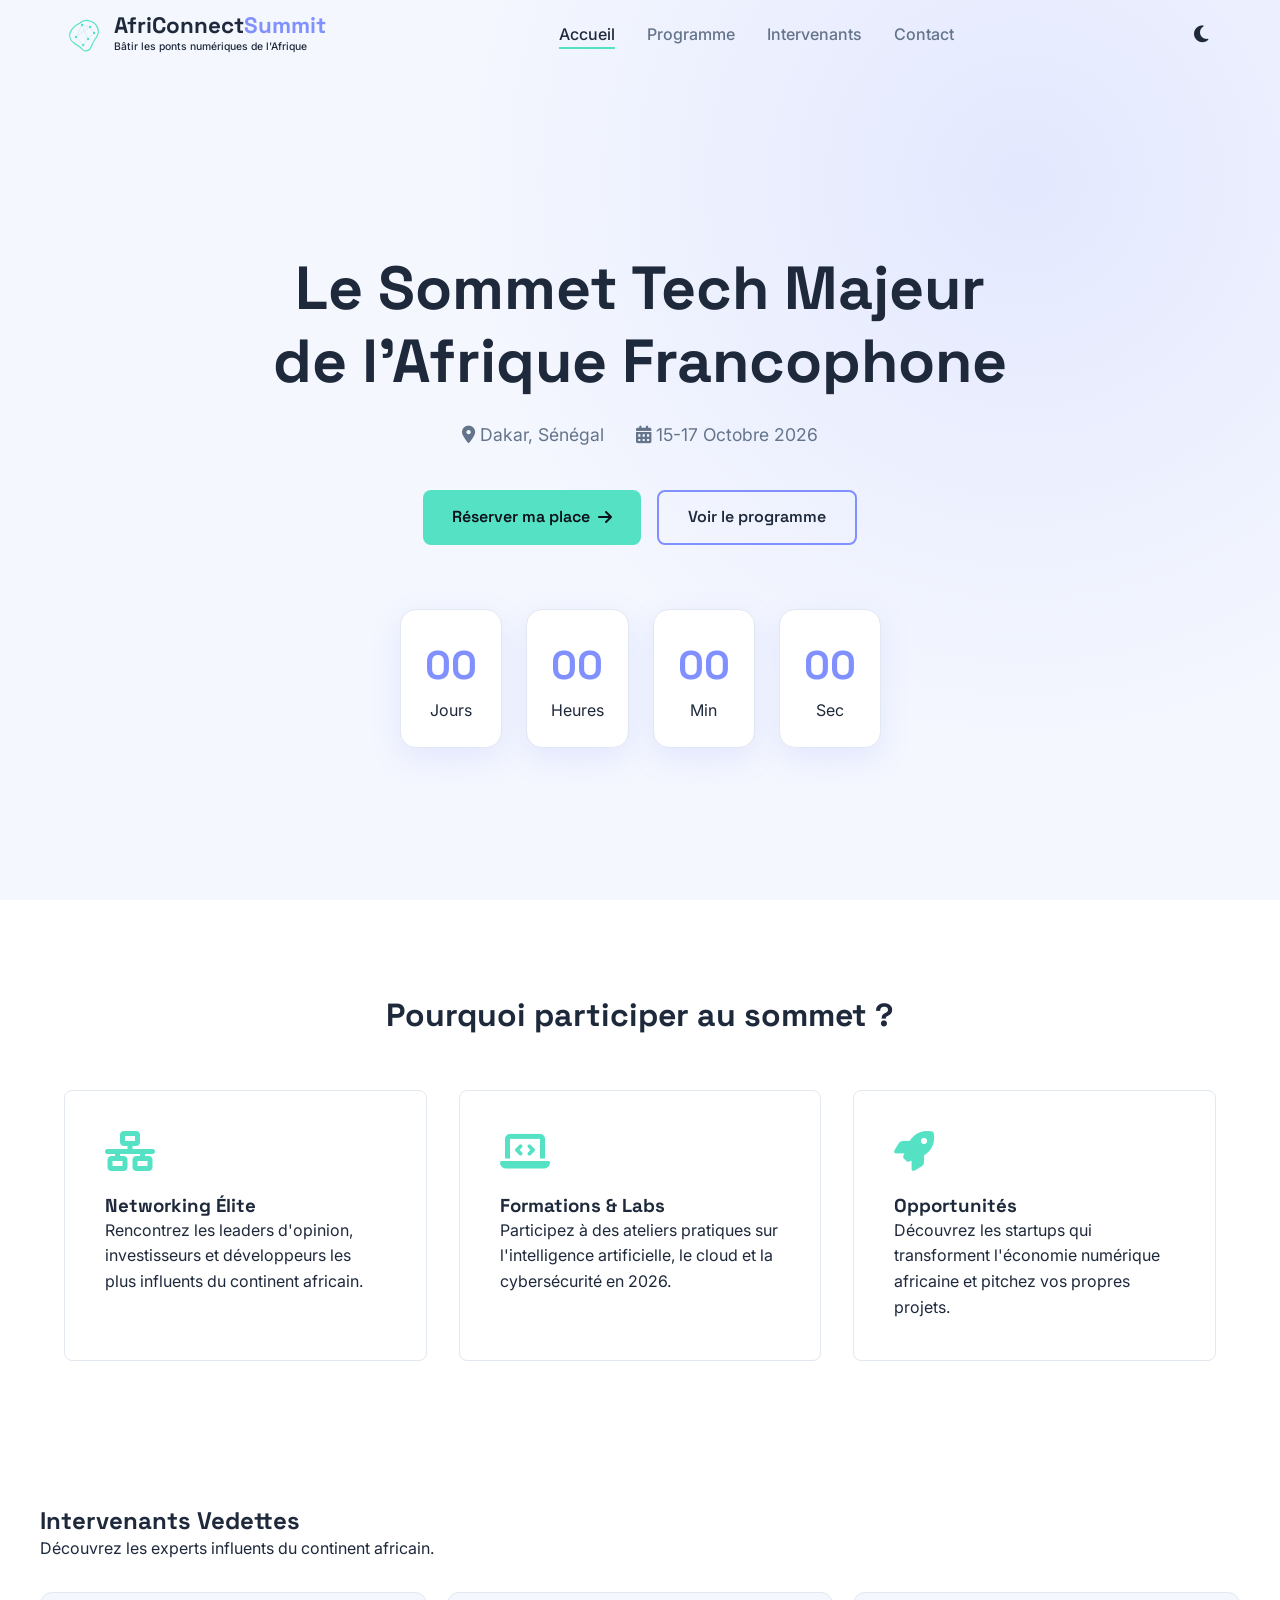
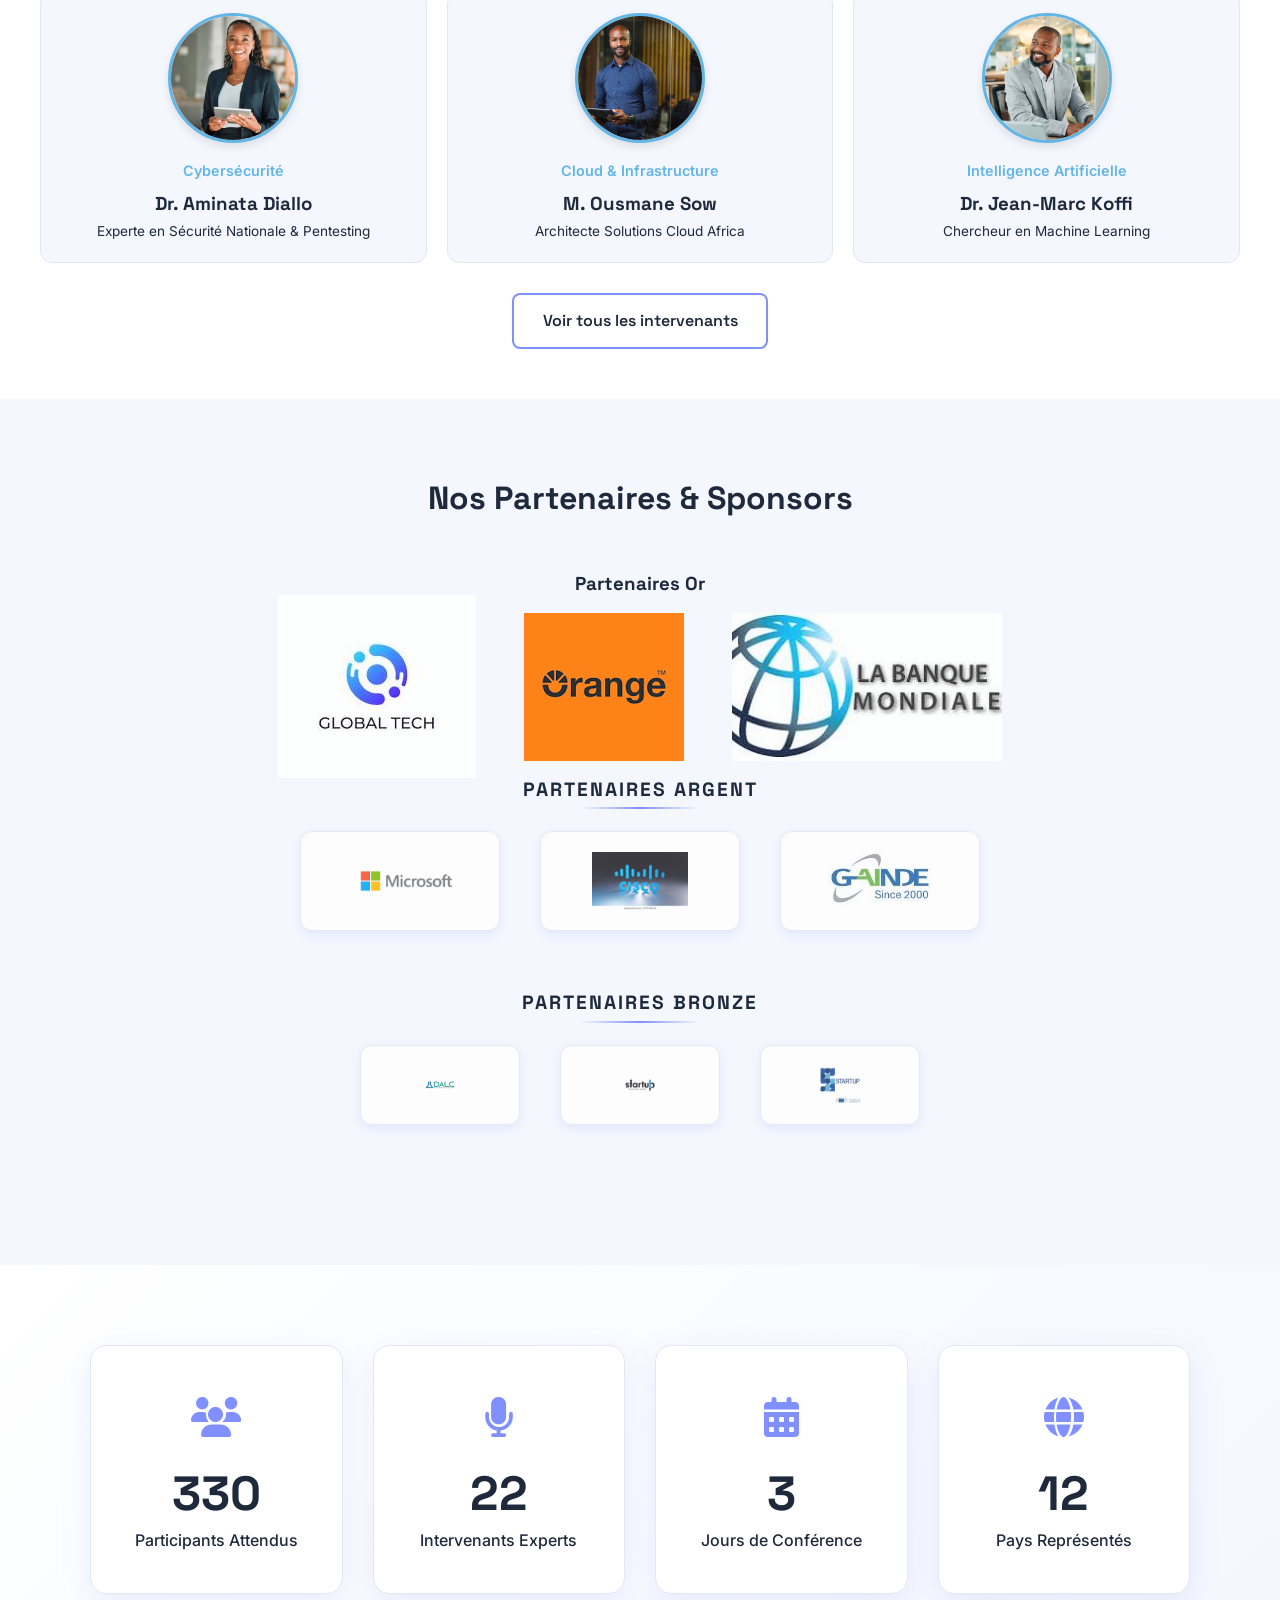
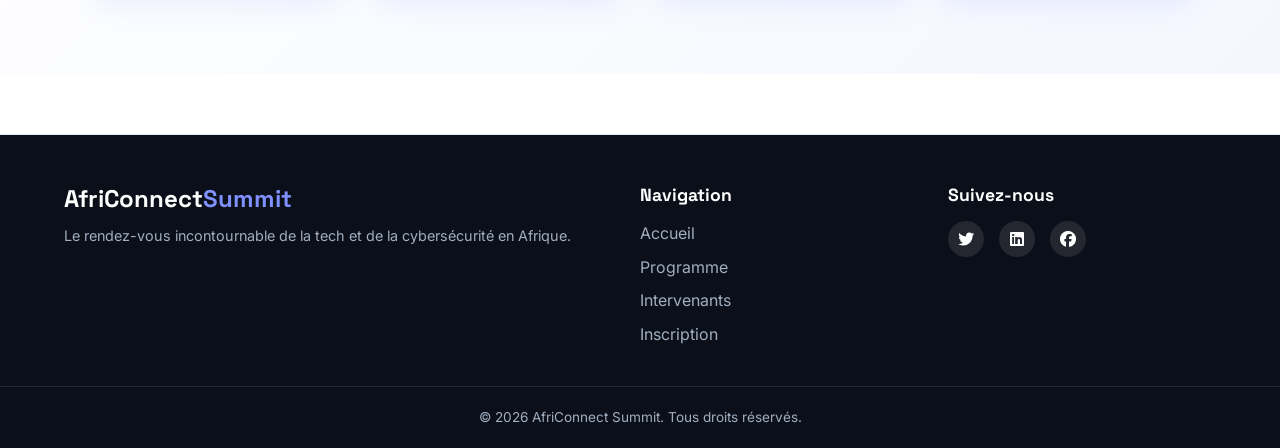
<file: index.html>
<!DOCTYPE html>
<html lang="fr">
<head>
    <meta charset="UTF-8">
    <meta name="viewport" content="width=device-width, initial-scale=1.0">
    <title>AfriConnect Summit 2026 | Accueil</title>
    <link rel="preconnect" href="https://fonts.googleapis.com">
    <link rel="preconnect" href="https://fonts.gstatic.com" crossorigin>
    <link href="https://fonts.googleapis.com/css2?family=Inter:wght@400;500;600&family=Space+Grotesk:wght@500;700&display=swap" rel="stylesheet">
    
    <link rel="stylesheet" href="https://cdnjs.cloudflare.com/ajax/libs/font-awesome/6.4.0/css/all.min.css">
    
    <link rel="stylesheet" href="css/style.css">
</head>
<body>

  <header class="navbar-header">
        <nav class="container navbar">
            <a href="index.html" class="logo">
                <svg width="40" height="40" viewBox="0 0 100 100" fill="none" xmlns="http://www.w3.org/2000/svg">
                    <path d="M40 20 C45 15, 55 12, 65 15 C75 18, 82 25, 85 35 C88 45, 82 55, 78 60 C74 65, 70 75, 65 85 C60 90, 50 92, 45 85 C40 78, 30 75, 25 70 C18 65, 12 55, 15 45 C18 35, 30 25, 40 20 Z" stroke="#55E2C4" stroke-width="3" stroke-linecap="round" stroke-linejoin="round"/>
                    <circle cx="45" cy="25" r="3" fill="#55E2C4"/>
                    <circle cx="65" cy="30" r="3" fill="#55E2C4"/>
                    <circle cx="75" cy="45" r="3" fill="#55E2C4"/>
                    <circle cx="60" cy="60" r="3" fill="#55E2C4"/>
                    <circle cx="48" cy="75" r="3" fill="#55E2C4"/>
                    <circle cx="30" cy="55" r="3" fill="#55E2C4"/>
                    <path d="M45 25 L65 30 M65 30 L75 45 M75 45 L60 60 M60 60 L48 75 M48 75 L30 55 M30 55 L45 25 M45 25 L60 60 M65 30 L30 55" stroke="#55E2C4" stroke-width="1" stroke-dasharray="3 3"/>
                </svg>
                <div style="display: flex; flex-direction: column; margin-left: 10px;">
                    <span style="font-family: var(--font-title); font-size: 1.4rem; font-weight: 800; color: var(--text-primary); line-height: 1.1;">
                        AfriConnect<span style="color: var(--brand-primary);">Summit</span>
                    </span>
                    <span style="font-size: 0.65rem; color: var(--text-muted); font-weight: 500; white-space: nowrap;">
                        Bâtir les ponts numériques de l'Afrique
                    </span>
                </div>
            </a>

            <ul class="nav-links">
    <li><a href="index.html" class="active">Accueil</a></li>
    <li><a href="programme.html">Programme</a></li>
    <li><a href="intervenants.html">Intervenants</a></li>
    <li><a href="contact.html">Contact</a></li>
</ul>

            <button id="theme-toggle" class="theme-btn" aria-label="Changer de thème">
                <i class="fas fa-moon"></i>
            </button>
        </nav>
    </header>

    <main>
        <section class="hero-section">
            <div class="container hero-content">
                <h1>Le Sommet Tech Majeur de l'Afrique Francophone</h1>
                <div class="hero-subtitle">
                    <span><i class="fa-solid fa-location-dot"></i> Dakar, Sénégal</span>
                    <span><i class="fa-solid fa-calendar-days"></i> 15-17 Octobre 2026</span>
                </div>
                
                <div class="hero-buttons">
                    <a href="contact.html" class="btn btn-primary">Réserver ma place <i class="fa-solid fa-arrow-right"></i></a>
                    <a href="programme.html" class="btn btn-secondary">Voir le programme</a>
                </div>
                
                <div class="countdown-container">
                    <div class="countdown-item">
                        <span id="days">00</span>
                        <p>Jours</p>
                    </div>
                    <div class="countdown-item">
                        <span id="hours">00</span>
                        <p>Heures</p>
                    </div>
                    <div class="countdown-item">
                        <span id="minutes">00</span>
                        <p>Min</p>
                    </div>
                    <div class="countdown-item">
                        <span id="seconds">00</span>
                        <p>Sec</p>
                    </div>
                </div>
            </div>
        </section>
     <section class="why-section section-padding">
            <div class="container">
                <h2 class="section-title">Pourquoi participer au sommet ?</h2>
                <div class="why-flex">
                    <div class="why-card">
                        <i class="fa-solid fa-network-wired why-icon"></i>
                        <h3>Networking Élite</h3>
                        <p>Rencontrez les leaders d'opinion, investisseurs et développeurs les plus influents du continent africain.</p>
                    </div>
                    <div class="why-card">
                        <i class="fa-solid fa-laptop-code why-icon"></i>
                        <h3>Formations & Labs</h3>
                        <p>Participez à des ateliers pratiques sur l'intelligence artificielle, le cloud et la cybersécurité en 2026.</p>
                    </div>
                    <div class="why-card">
                        <i class="fa-solid fa-rocket why-icon"></i>
                        <h3>Opportunités</h3>
                        <p>Découvrez les startups qui transforment l'économie numérique africaine et pitchez vos propres projets.</p>
                    </div>
                </div>
            </div>
        </section>

        
         <section class="container" style="padding: 50px 0;">
    <div class="text-center" style="margin-bottom: 30px;">
        <h2>Intervenants Vedettes</h2>
        <p>Découvrez les experts influents du continent africain.</p>
    </div>

    <!-- Grille des Intervenants Vedettes -->
    <div style="display: flex; flex-wrap: wrap; gap: 20px; justify-content: center;">
        
        <!-- Carte 1 -->
        <div class="speaker-card" style="flex: 1 1 280px; max-width: 320px; background: var(--bg-secondary); border: 1px solid var(--border-color); border-radius: 12px; padding: 20px; text-align: center;">
            <div class="speaker-img" style="width: 100px; height: 100px; margin: 0 auto 15px; border-radius: 50%; overflow: hidden; border: 3px solid #63b5e5;">
                <img src="images/femme1.jpg" alt="Dr. Aminata Diallo" style="width: 100%; height: 100%; object-fit: cover;">
            </div>
            <span style="color: #63b5e5; font-weight: 600; font-size: 0.9rem;">Cybersécurité</span>
            <h3 style="margin: 10px 0 5px;">Dr. Aminata Diallo</h3>
            <p style="font-size: 0.85rem; color: var(--text-muted);">Experte en Sécurité Nationale & Pentesting</p>
        </div>

        <!-- Carte 2 -->
        <div class="speaker-card" style="flex: 1 1 280px; max-width: 320px; background: var(--bg-secondary); border: 1px solid var(--border-color); border-radius: 12px; padding: 20px; text-align: center;">
            <div class="speaker-img" style="width: 100px; height: 100px; margin: 0 auto 15px; border-radius: 50%; overflow: hidden; border: 3px solid #63b5e5;">
                <img src="images/homme1.jpg" alt="M. Ousmane Sow" style="width: 100%; height: 100%; object-fit: cover;">
            </div>
            <span style="color: #63b5e5; font-weight: 600; font-size: 0.9rem;">Cloud & Infrastructure</span>
            <h3 style="margin: 10px 0 5px;">M. Ousmane Sow</h3>
            <p style="font-size: 0.85rem; color: var(--text-muted);">Architecte Solutions Cloud Africa</p>
        </div>

        <!-- Carte 3 -->
        <div class="speaker-card" style="flex: 1 1 280px; max-width: 320px; background: var(--bg-secondary); border: 1px solid var(--border-color); border-radius: 12px; padding: 20px; text-align: center;">
            <div class="speaker-img" style="width: 100px; height: 100px; margin: 0 auto 15px; border-radius: 50%; overflow: hidden; border: 3px solid #63b5e5;">
                <img src="images/homme2.jpg" alt="Dr. Jean-Marc Koffi" style="width: 100%; height: 100%; object-fit: cover;">
            </div>
            <span style="color: #63b5e5; font-weight: 600; font-size: 0.9rem;">Intelligence Artificielle</span>
            <h3 style="margin: 10px 0 5px;">Dr. Jean-Marc Koffi</h3>
            <p style="font-size: 0.85rem; color: var(--text-muted);">Chercheur en Machine Learning</p>
        </div>

    </div>

    <!-- Bouton vers la page intervenants -->
    <div style="text-align: center; margin-top: 30px;">
        <a href="intervenants.html" class="btn btn-secondary">Voir tous les intervenants</a>
    </div>
</section>

        <section class="sponsors-section section-padding">
            <div class="container">
                <h2 class="section-title">Nos Partenaires & Sponsors</h2>
                
                <div class="sponsors-level gold">
                    <h3>Partenaires Or</h3>
                    <div class="sponsors-flex">
                        <div class="sponsor-logo">
                             <img src="images/global tech.jpg" alt="Logo Partenaire Tech">
                        </div>
    
                        <div class="sponsor-logo">
                             <img src="images/telecom.png" alt="Logo Partenaire Telecom">
                        </div>
    
                        <div class="sponsor-logo">
                                <img src="images/banque.jpg" alt="Logo Partenaire Finance">
                         </div>
                    </div>
                </div>
                <div class="sponsors-tier tier-silver">
            <h3>Partenaires Argent</h3>
            <div class="sponsors-grid">
                <div class="sponsor-card">
                    <img src="images/logo microsoft.png" alt="Microsoft Azure">
                </div>
                <div class="sponsor-card">
                    <img src="images/logo cisco.jpg" alt="Cisco Systems">
                </div>
                <div class="sponsor-card">
                    <img src="images/logo gainde.jpg" alt="Gainde 2000">
                </div>
            </div>
        </div>

        <div class="sponsors-tier tier-bronze">
            <h3>Partenaires Bronze</h3>
            <div class="sponsors-grid">
                <div class="sponsor-card">
                    <img src="images/logo dalc.png" alt="Dakar American Language Center">
                </div>
                <div class="sponsor-card">
                    <img src="images/logo startup.png" alt="Tech Hub Dakar">
                </div>
                <div class="sponsor-card">
                    <img src="images/logo startup2.png" alt="Securise Pro">
                </div>
            </div>
        </div>
            </div>
        </section>
        <section id="stats" class="stats-section">
    <div class="container">
        <div class="stats-grid">
            <div class="stat-card">
                <div class="stat-icon">
                    <i class="fas fa-users"></i>
                </div>
                <h3 class="stat-number" data-target="1200">0</h3>
                <p class="stat-label">Participants Attendus</p>
            </div>

            <div class="stat-card">
                <div class="stat-icon">
                    <i class="fas fa-microphone"></i>
                </div>
                <h3 class="stat-number" data-target="48">0</h3>
                <p class="stat-label">Intervenants Experts</p>
            </div>

            <div class="stat-card">
                <div class="stat-icon">
                    <i class="fas fa-calendar-alt"></i>
                </div>
                <h3 class="stat-number" data-target="3">0</h3>
                <p class="stat-label">Jours de Conférence</p>
            </div>

            <div class="stat-card">
                <div class="stat-icon">
                    <i class="fas fa-globe"></i>
                </div>
                <h3 class="stat-number" data-target="12">0</h3>
                <p class="stat-label">Pays Représentés</p>
            </div>
        </div>
    </div>
</section>

    </main>
<!-- FOOTER COMPLET -->
    <footer class="site-footer">
        <div class="container footer-content">
            <div class="footer-brand">
                <h3>AfriConnect<span>Summit</span></h3>
                <p>Le rendez-vous incontournable de la tech et de la cybersécurité en Afrique.</p>
            </div>
            <div class="footer-links">
                <h4>Navigation</h4>
                <ul>
                    <li><a href="index.html">Accueil</a></li>
                    <li><a href="programme.html">Programme</a></li>
                    <li><a href="index.html#intervenants">Intervenants</a></li>
                    <li><a href="index.html#inscription">Inscription</a></li>
                </ul>
            </div>
            <div class="footer-social">
                <h4>Suivez-nous</h4>
                <div class="social-icons">
                    <a href="#"><i class="fab fa-twitter"></i></a>
                    <a href="#"><i class="fab fa-linkedin"></i></a>
                    <a href="#"><i class="fab fa-facebook"></i></a>
                </div>
            </div>
        </div>
        <div class="footer-bottom text-center">
            <p>&copy; 2026 AfriConnect Summit. Tous droits réservés.</p>
        </div>
        <button id="backToTop" class="back-to-top" aria-label="Retour en haut">
    <i class="fas fa-arrow-up"></i>
</button>
    </footer>
    <script src="js/main.js"></script>
    <!-- Bouton Retour en Haut -->


</body>
</html>
</file>
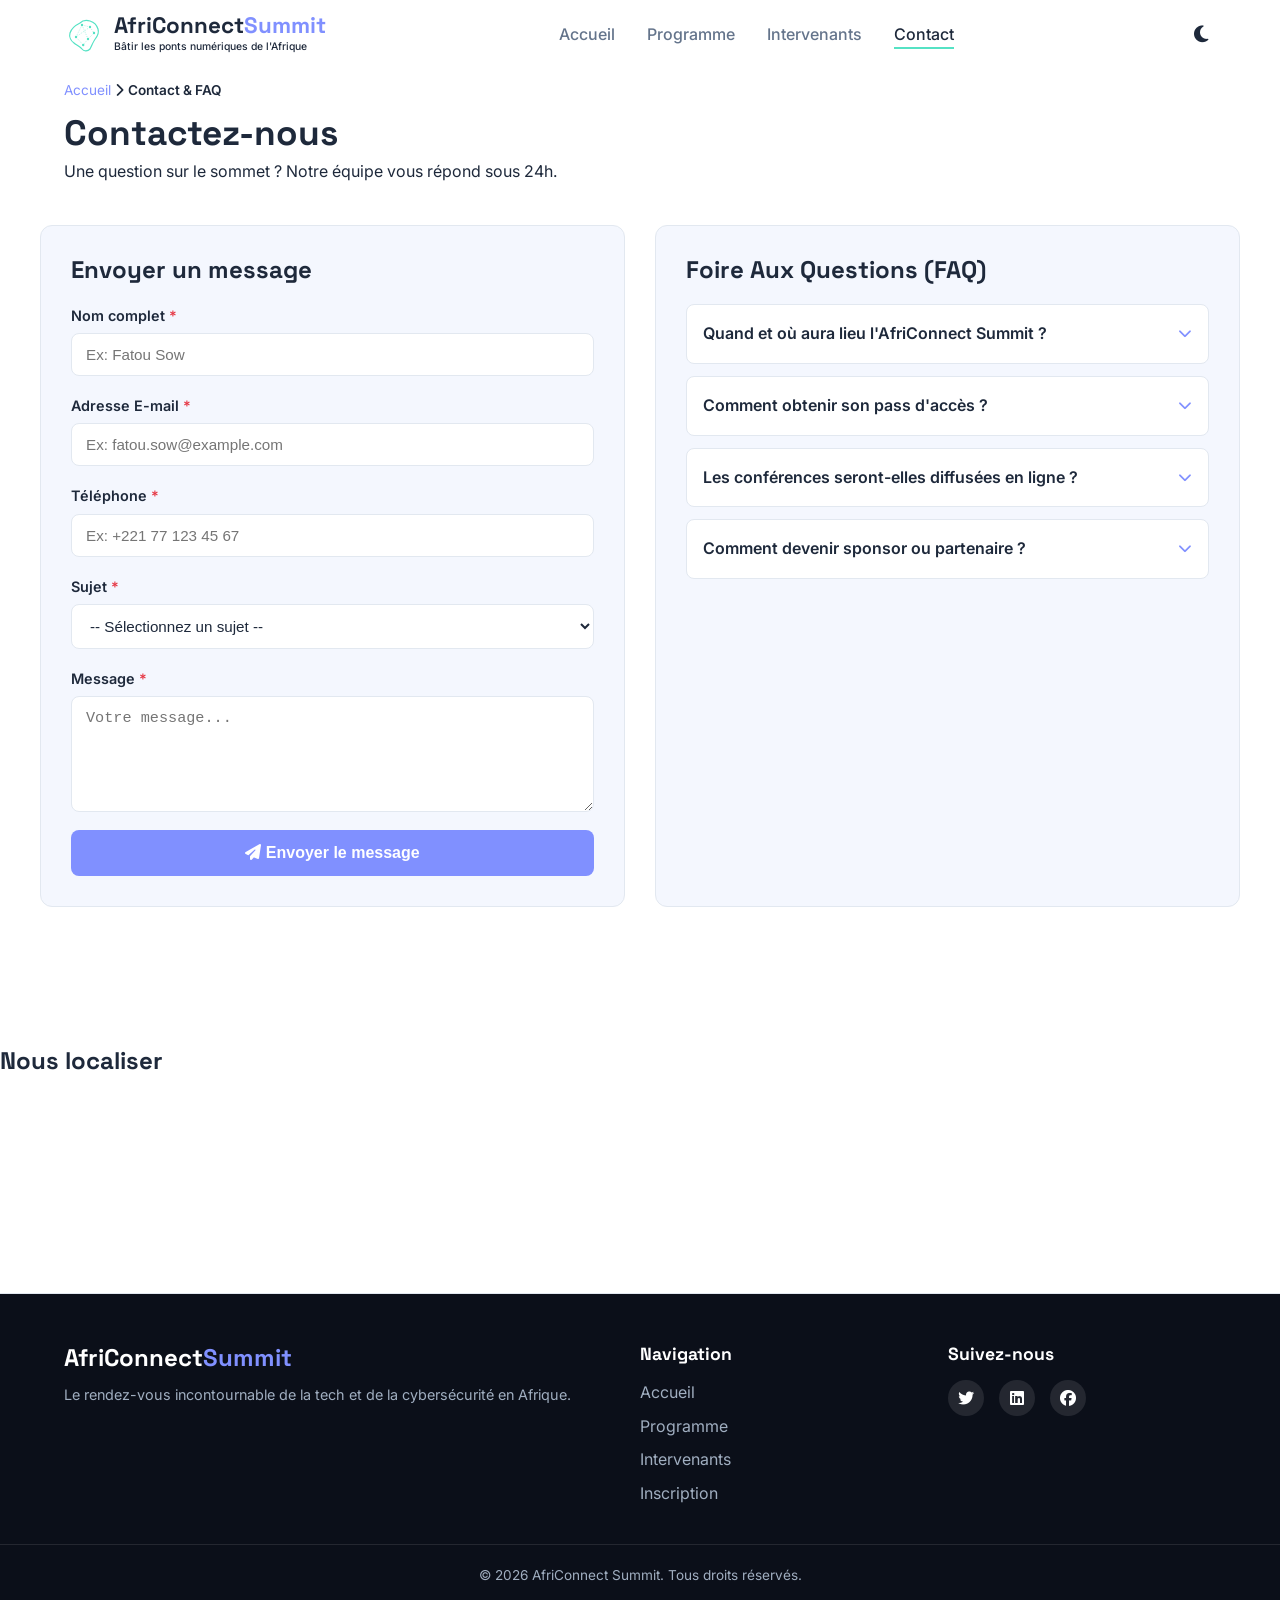
<file: contact.html>
<!DOCTYPE html>
<html lang="fr">
<head>
    <meta charset="UTF-8">
    <meta name="viewport" content="width=device-width, initial-scale=1.0">
    <title>AfriConnect Summit 2026 | Accueil</title>
    <link rel="preconnect" href="https://fonts.googleapis.com">
    <link rel="preconnect" href="https://fonts.gstatic.com" crossorigin>
    <link href="https://fonts.googleapis.com/css2?family=Inter:wght@400;500;600&family=Space+Grotesk:wght@500;700&display=swap" rel="stylesheet">
    
    <link rel="stylesheet" href="https://cdnjs.cloudflare.com/ajax/libs/font-awesome/6.4.0/css/all.min.css">
    
    <link rel="stylesheet" href="css/style.css">
</head>
<body>

  <header class="navbar-header">
        <nav class="container navbar">
            <a href="index.html" class="logo">
                <svg width="40" height="40" viewBox="0 0 100 100" fill="none" xmlns="http://www.w3.org/2000/svg">
                    <path d="M40 20 C45 15, 55 12, 65 15 C75 18, 82 25, 85 35 C88 45, 82 55, 78 60 C74 65, 70 75, 65 85 C60 90, 50 92, 45 85 C40 78, 30 75, 25 70 C18 65, 12 55, 15 45 C18 35, 30 25, 40 20 Z" stroke="#55E2C4" stroke-width="3" stroke-linecap="round" stroke-linejoin="round"/>
                    <circle cx="45" cy="25" r="3" fill="#55E2C4"/>
                    <circle cx="65" cy="30" r="3" fill="#55E2C4"/>
                    <circle cx="75" cy="45" r="3" fill="#55E2C4"/>
                    <circle cx="60" cy="60" r="3" fill="#55E2C4"/>
                    <circle cx="48" cy="75" r="3" fill="#55E2C4"/>
                    <circle cx="30" cy="55" r="3" fill="#55E2C4"/>
                    <path d="M45 25 L65 30 M65 30 L75 45 M75 45 L60 60 M60 60 L48 75 M48 75 L30 55 M30 55 L45 25 M45 25 L60 60 M65 30 L30 55" stroke="#55E2C4" stroke-width="1" stroke-dasharray="3 3"/>
                </svg>
                <div style="display: flex; flex-direction: column; margin-left: 10px;">
                    <span style="font-family: var(--font-title); font-size: 1.4rem; font-weight: 800; color: var(--text-primary); line-height: 1.1;">
                        AfriConnect<span style="color: var(--brand-primary);">Summit</span>
                    </span>
                    <span style="font-size: 0.65rem; color: var(--text-muted); font-weight: 500; white-space: nowrap;">
                        Bâtir les ponts numériques de l'Afrique
                    </span>
                </div>
            </a>

            <ul class="nav-links">
    <li><a href="index.html">Accueil</a></li>
    <li><a href="programme.html">Programme</a></li>
    <li><a href="intervenants.html">Intervenants</a></li>
    <li><a href="contact.html" class="active">Contact</a></li>
</ul>

            <button id="theme-toggle" class="theme-btn" aria-label="Changer de thème">
                <i class="fas fa-moon"></i>
            </button>
        </nav>
    </header>

    <main class="main-content" style="margin-top: 80px;">
        <section class="hero-programme">
            <div class="container text-center">
                <nav class="breadcrumb">
                    <a href="index.html">Accueil</a> 
                    <i class="fas fa-chevron-right"></i> 
                    <span class="active">Contact & FAQ</span>
                </nav>
                <h1 class="page-title">Contactez-nous</h1>
                <p class="page-subtitle">Une question sur le sommet ? Notre équipe vous répond sous 24h.</p>
            </div>
        </section>

        <section class="container main-section">
            <div class="contact-wrapper">
                
                <div class="contact-form-card">
                    <h2>Envoyer un message</h2>
                    
                    <form id="contact-form" novalidate>
                        <div class="form-group">
                            <label for="nom">Nom complet <span class="required">*</span></label>
                            <input type="text" id="nom" name="nom" placeholder="Ex: Fatou Sow">
                            <span class="error-msg" id="error-nom">Veuillez entrer au moins 2 caractères.</span>
                        </div>

                        <div class="form-group">
                            <label for="email">Adresse E-mail <span class="required">*</span></label>
                            <input type="email" id="email" name="email" placeholder="Ex: fatou.sow@example.com">
                            <span class="error-msg" id="error-email">Veuillez entrer une adresse e-mail valide.</span>
                        </div>

                        <div class="form-group">
                            <label for="telephone">Téléphone <span class="required">*</span></label>
                            <input type="tel" id="telephone" name="telephone" placeholder="Ex: +221 77 123 45 67">
                            <span class="error-msg" id="error-telephone">Numéro invalide (ex: +221 77 123 45 67).</span>
                        </div>

                        <div class="form-group">
                            <label for="sujet">Sujet <span class="required">*</span></label>
                            <select id="sujet" name="sujet">
                                <option value="">-- Sélectionnez un sujet --</option>
                                <option value="information">Demande d'information</option>
                                <option value="partenariat">Partenariat & Sponsoring</option>
                                <option value="presse">Presse & Médias</option>
                                <option value="autre">Autre</option>
                            </select>
                            <span class="error-msg" id="error-sujet">Veuillez choisir un sujet.</span>
                        </div>

                        <div class="form-group">
                            <label for="message">Message <span class="required">*</span></label>
                            <textarea id="message" name="message" rows="5" placeholder="Votre message..."></textarea>
                            <span class="error-msg" id="error-message">Votre message doit faire au moins 10 caractères.</span>
                        </div>

                        <button type="submit" class="submit-btn">
                            <i class="fas fa-paper-plane"></i> Envoyer le message
                        </button>
                        
                        <div id="form-success" class="success-alert">
                            <i class="fas fa-check-circle"></i> Votre message a été envoyé avec succès !
                        </div>
                    </form>
                </div>

                <div class="faq-card">
                    <h2>Foire Aux Questions (FAQ)</h2>
                    
                    <div class="faq-accordion">
                        <details class="faq-item">
                            <summary class="faq-question">
                                <span>Quand et où aura lieu l'AfriConnect Summit ?</span>
                                <i class="fas fa-chevron-down faq-icon"></i>
                            </summary>
                            <div class="faq-answer">
                                <p>Le sommet se tiendra du 14 au 16 octobre 2026 à Dakar, Sénégal, au Centre de Conférences de la Place du Souvenir.</p>
                            </div>
                        </details>

                        <details class="faq-item">
                            <summary class="faq-question">
                                <span>Comment obtenir son pass d'accès ?</span>
                                <i class="fas fa-chevron-down faq-icon"></i>
                            </summary>
                            <div class="faq-answer">
                                <p>Vous pouvez réserver votre billet en ligne dans la section "Inscription". Un pass QR Code vous sera envoyé par e-mail.</p>
                            </div>
                        </details>

                        <details class="faq-item">
                            <summary class="faq-question">
                                <span>Les conférences seront-elles diffusées en ligne ?</span>
                                <i class="fas fa-chevron-down faq-icon"></i>
                            </summary>
                            <div class="faq-answer">
                                <p>Oui, l'ensemble des sessions plénières sera retransmis en direct streaming pour les participants inscrits au Pass Virtuel.</p>
                            </div>
                        </details>

                        <details class="faq-item">
                            <summary class="faq-question">
                                <span>Comment devenir sponsor ou partenaire ?</span>
                                <i class="fas fa-chevron-down faq-icon"></i>
                            </summary>
                            <div class="faq-answer">
                                <p>Sélectionnez le sujet "Partenariat & Sponsoring" dans notre formulaire de contact et notre équipe commerciale prendra contact avec vous.</p>
                            </div>
                        </details>
                    </div>
                </div>
                
       

            </div>
        </section>
        <section>
            <h2>Nous localiser</h2>
        <div class="ratio ratio-16x9 rounded-4 overflow-hidden shadow-sm">
            <iframe 
                src="https://maps.google.com/maps?q=14.690917691477004,-17.459252320736045&hl=fr&z=15&output=embed" 
                style="border:0; width:100%; height:100%;" 
                allowfullscreen="" 
                loading="lazy">
            </iframe>
        </div>
        </section>
    </main>

    <!-- FOOTER COMPLET -->
    <footer class="site-footer">
        <div class="container footer-content">
            <div class="footer-brand">
                <h3>AfriConnect<span>Summit</span></h3>
                <p>Le rendez-vous incontournable de la tech et de la cybersécurité en Afrique.</p>
            </div>
            <div class="footer-links">
                <h4>Navigation</h4>
                <ul>
                    <li><a href="index.html">Accueil</a></li>
                    <li><a href="programme.html">Programme</a></li>
                    <li><a href="index.html#intervenants">Intervenants</a></li>
                    <li><a href="index.html#inscription">Inscription</a></li>
                </ul>
            </div>
            <div class="footer-social">
                <h4>Suivez-nous</h4>
                <div class="social-icons">
                    <a href="#"><i class="fab fa-twitter"></i></a>
                    <a href="#"><i class="fab fa-linkedin"></i></a>
                    <a href="#"><i class="fab fa-facebook"></i></a>
                </div>
            </div>
        </div>
        <div class="footer-bottom text-center">
            <p>&copy; 2026 AfriConnect Summit. Tous droits réservés.</p>
        </div>
        <button id="backToTop" class="back-to-top" aria-label="Retour en haut">
    <i class="fas fa-arrow-up"></i>
</button>
    </footer>

    <script src="js/main.js"></script>
</body>
</html>
</file>
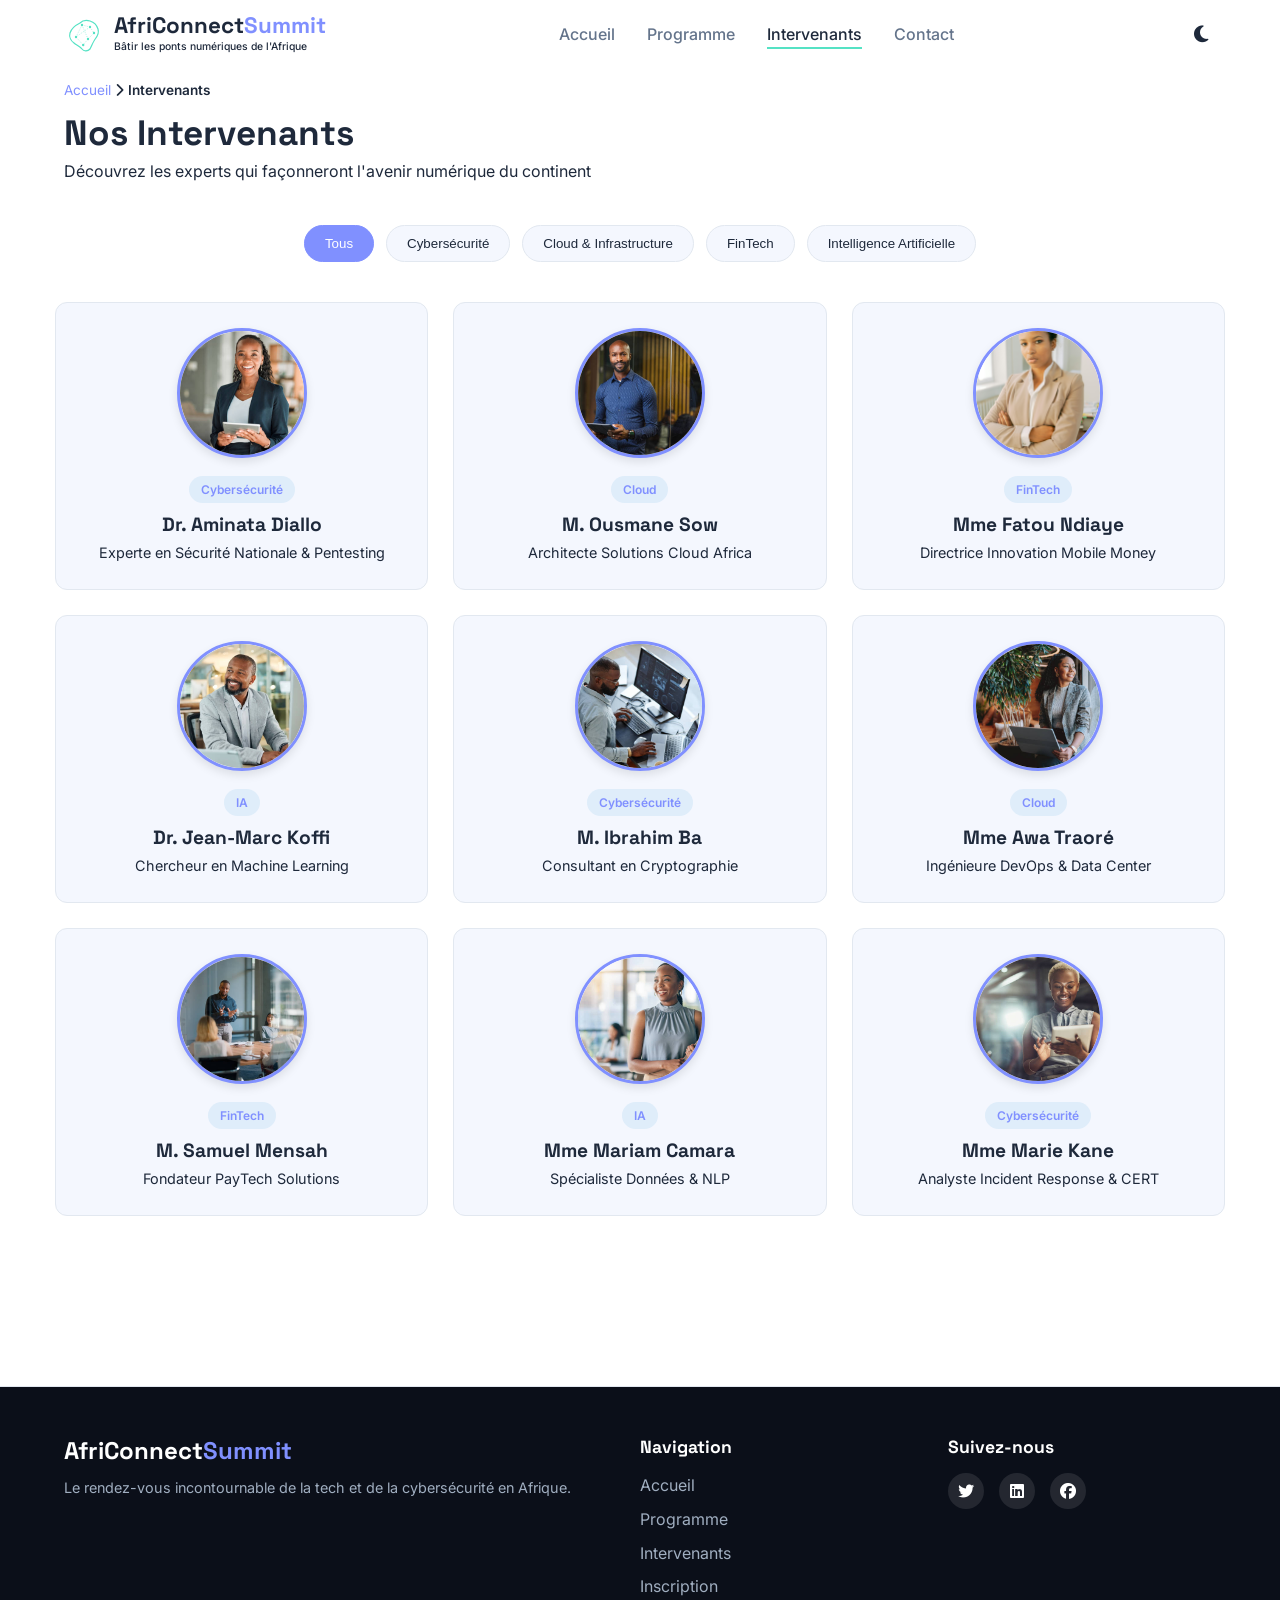
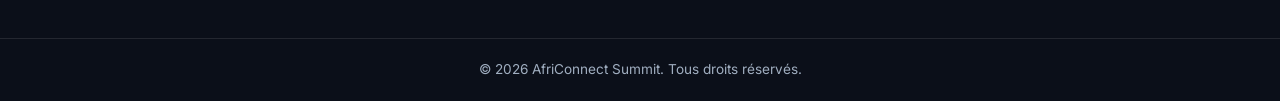
<file: intervenants.html>
<!DOCTYPE html>
<html lang="fr">
<head>
    <meta charset="UTF-8">
    <meta name="viewport" content="width=device-width, initial-scale=1.0">
    <title>AfriConnect Summit 2026 | Accueil</title>
    <link rel="preconnect" href="https://fonts.googleapis.com">
    <link rel="preconnect" href="https://fonts.gstatic.com" crossorigin>
    <link href="https://fonts.googleapis.com/css2?family=Inter:wght@400;500;600&family=Space+Grotesk:wght@500;700&display=swap" rel="stylesheet">
    
    <link rel="stylesheet" href="https://cdnjs.cloudflare.com/ajax/libs/font-awesome/6.4.0/css/all.min.css">
    
    <link rel="stylesheet" href="css/style.css">
</head>
<body>

  <header class="navbar-header">
        <nav class="container navbar">
            <a href="index.html" class="logo">
                <svg width="40" height="40" viewBox="0 0 100 100" fill="none" xmlns="http://www.w3.org/2000/svg">
                    <path d="M40 20 C45 15, 55 12, 65 15 C75 18, 82 25, 85 35 C88 45, 82 55, 78 60 C74 65, 70 75, 65 85 C60 90, 50 92, 45 85 C40 78, 30 75, 25 70 C18 65, 12 55, 15 45 C18 35, 30 25, 40 20 Z" stroke="#55E2C4" stroke-width="3" stroke-linecap="round" stroke-linejoin="round"/>
                    <circle cx="45" cy="25" r="3" fill="#55E2C4"/>
                    <circle cx="65" cy="30" r="3" fill="#55E2C4"/>
                    <circle cx="75" cy="45" r="3" fill="#55E2C4"/>
                    <circle cx="60" cy="60" r="3" fill="#55E2C4"/>
                    <circle cx="48" cy="75" r="3" fill="#55E2C4"/>
                    <circle cx="30" cy="55" r="3" fill="#55E2C4"/>
                    <path d="M45 25 L65 30 M65 30 L75 45 M75 45 L60 60 M60 60 L48 75 M48 75 L30 55 M30 55 L45 25 M45 25 L60 60 M65 30 L30 55" stroke="#55E2C4" stroke-width="1" stroke-dasharray="3 3"/>
                </svg>
                <div style="display: flex; flex-direction: column; margin-left: 10px;">
                    <span style="font-family: var(--font-title); font-size: 1.4rem; font-weight: 800; color: var(--text-primary); line-height: 1.1;">
                        AfriConnect<span style="color: var(--brand-primary);">Summit</span>
                    </span>
                    <span style="font-size: 0.65rem; color: var(--text-muted); font-weight: 500; white-space: nowrap;">
                        Bâtir les ponts numériques de l'Afrique
                    </span>
                </div>
            </a>

     <ul class="nav-links">
    <li><a href="index.html">Accueil</a></li>
    <li><a href="programme.html">Programme</a></li>
    <li><a href="intervenants.html" class="active">Intervenants</a></li>
    <li><a href="contact.html">Contact</a></li>
</ul>

            <button id="theme-toggle" class="theme-btn" aria-label="Changer de thème">
                <i class="fas fa-moon"></i>
            </button>
        </nav>
    </header>
    <main class="main-content" style="margin-top: 80px;">
        <section class="hero-programme">
            <div class="container text-center">
                <nav class="breadcrumb">
                    <a href="index.html">Accueil</a> 
                    <i class="fas fa-chevron-right"></i> 
                    <span class="active">Intervenants</span>
                </nav>
               
                <h1 class="page-title">Nos Intervenants</h1>
                <p class="page-subtitle">Découvrez les experts qui façonneront l'avenir numérique du continent</p>
            </div>
        </section>

        <div class="container main-section">
            <!-- BOUTONS DE FILTRAGE -->
            <div class="filter-container">
                <button class="filter-btn active" data-filter="all">Tous</button>
                <button class="filter-btn" data-filter="cybersecurity">Cybersécurité</button>
                <button class="filter-btn" data-filter="cloud">Cloud & Infrastructure</button>
                <button class="filter-btn" data-filter="fintech">FinTech</button>
                <button class="filter-btn" data-filter="ia">Intelligence Artificielle</button>
            </div>

           <!-- GRILLE DES 9 INTERVENANTS -->
<div class="speakers-grid">

    <!-- 1 -->
    <div class="speaker-card" data-category="cybersecurity">
        <div class="speaker-img">
            <img src="images/femme1.jpg" alt="Dr. Aminata Diallo">
        </div>
        <div class="speaker-info">
            <span class="speaker-badge">Cybersécurité</span>
            <h3>Dr. Aminata Diallo</h3>
            <p class="speaker-role">Experte en Sécurité Nationale & Pentesting</p>
        </div>
    </div>

    <!-- 2 -->
    <div class="speaker-card" data-category="cloud">
        <div class="speaker-img">
            <img src="images/homme1.jpg" alt="M. Ousmane Sow">
        </div>
        <div class="speaker-info">
            <span class="speaker-badge">Cloud</span>
            <h3>M. Ousmane Sow</h3>
            <p class="speaker-role">Architecte Solutions Cloud Africa</p>
        </div>
    </div>

    <!-- 3 -->
    <div class="speaker-card" data-category="fintech">
        <div class="speaker-img">
            <img src="images/femme2.jpg" alt="Mme Fatou Ndiaye">
        </div>
        <div class="speaker-info">
            <span class="speaker-badge">FinTech</span>
            <h3>Mme Fatou Ndiaye</h3>
            <p class="speaker-role">Directrice Innovation Mobile Money</p>
        </div>
    </div>

    <!-- 4 -->
    <div class="speaker-card" data-category="ia">
        <div class="speaker-img">
            <img src="images/homme2.jpg" alt="Dr. Jean-Marc Koffi">
        </div>
        <div class="speaker-info">
            <span class="speaker-badge">IA</span>
            <h3>Dr. Jean-Marc Koffi</h3>
            <p class="speaker-role">Chercheur en Machine Learning</p>
        </div>
    </div>

    <!-- 5 -->
    <div class="speaker-card" data-category="cybersecurity">
        <div class="speaker-img">
            <img src="images/idrissa.jpg" alt="M. Ibrahim Ba">
        </div>
        <div class="speaker-info">
            <span class="speaker-badge">Cybersécurité</span>
            <h3>M. Ibrahim Ba</h3>
            <p class="speaker-role">Consultant en Cryptographie</p>
        </div>
    </div>

    <!-- 6 -->
    <div class="speaker-card" data-category="cloud">
        <div class="speaker-img">
            <img src="images/Femme3.jpg" alt="Mme Awa Traoré">
        </div>
        <div class="speaker-info">
            <span class="speaker-badge">Cloud</span>
            <h3>Mme Awa Traoré</h3>
            <p class="speaker-role">Ingénieure DevOps & Data Center</p>
        </div>
    </div>

    <!-- 7 -->
    <div class="speaker-card" data-category="fintech">
        <div class="speaker-img">
            <img src="images/Chinedu.jpg" alt="M. Samuel Mensah">
        </div>
        <div class="speaker-info">
            <span class="speaker-badge">FinTech</span>
            <h3>M. Samuel Mensah</h3>
            <p class="speaker-role">Fondateur PayTech Solutions</p>
        </div>
    </div>

    <!-- 8 -->
    <div class="speaker-card" data-category="ia">
        <div class="speaker-img">
            <img src="images/awa.jpg" alt="Mme Mariam Camara">
        </div>
        <div class="speaker-info">
            <span class="speaker-badge">IA</span>
            <h3>Mme Mariam Camara</h3>
            <p class="speaker-role">Spécialiste Données & NLP</p>
        </div>
    </div>

    <!-- 9 -->
    <div class="speaker-card" data-category="cybersecurity">
        <div class="speaker-img">
            <img src="images/Fatou.jpg" alt="Mme Marie Kane">
        </div>
        <div class="speaker-info">
            <span class="speaker-badge">Cybersécurité</span>
            <h3>Mme Marie Kane</h3>
            <p class="speaker-role">Analyste Incident Response & CERT</p>
        </div>
    </div>

</div>
        </div>
    </main>
    <!-- FOOTER COMPLET -->
    <footer class="site-footer">
        <div class="container footer-content">
            <div class="footer-brand">
                <h3>AfriConnect<span>Summit</span></h3>
                <p>Le rendez-vous incontournable de la tech et de la cybersécurité en Afrique.</p>
            </div>
            <div class="footer-links">
                <h4>Navigation</h4>
                <ul>
                    <li><a href="index.html">Accueil</a></li>
                    <li><a href="programme.html">Programme</a></li>
                    <li><a href="index.html#intervenants">Intervenants</a></li>
                    <li><a href="index.html#inscription">Inscription</a></li>
                </ul>
            </div>
            <div class="footer-social">
                <h4>Suivez-nous</h4>
                <div class="social-icons">
                    <a href="#"><i class="fab fa-twitter"></i></a>
                    <a href="#"><i class="fab fa-linkedin"></i></a>
                    <a href="#"><i class="fab fa-facebook"></i></a>
                </div>
            </div>
        </div>
        <div class="footer-bottom text-center">
            <p>&copy; 2026 AfriConnect Summit. Tous droits réservés.</p>
        </div>
        <button id="backToTop" class="back-to-top" aria-label="Retour en haut">
    <i class="fas fa-arrow-up"></i>
</button>
    </footer>
    <!-- BOUTON RETOUR EN HAUT -->
    <button id="back-to-top" class="back-to-top-btn" aria-label="Retour en haut">
        <i class="fas fa-arrow-up"></i>
    </button>

    <script src="js/main.js"></script>
</body>
</file>
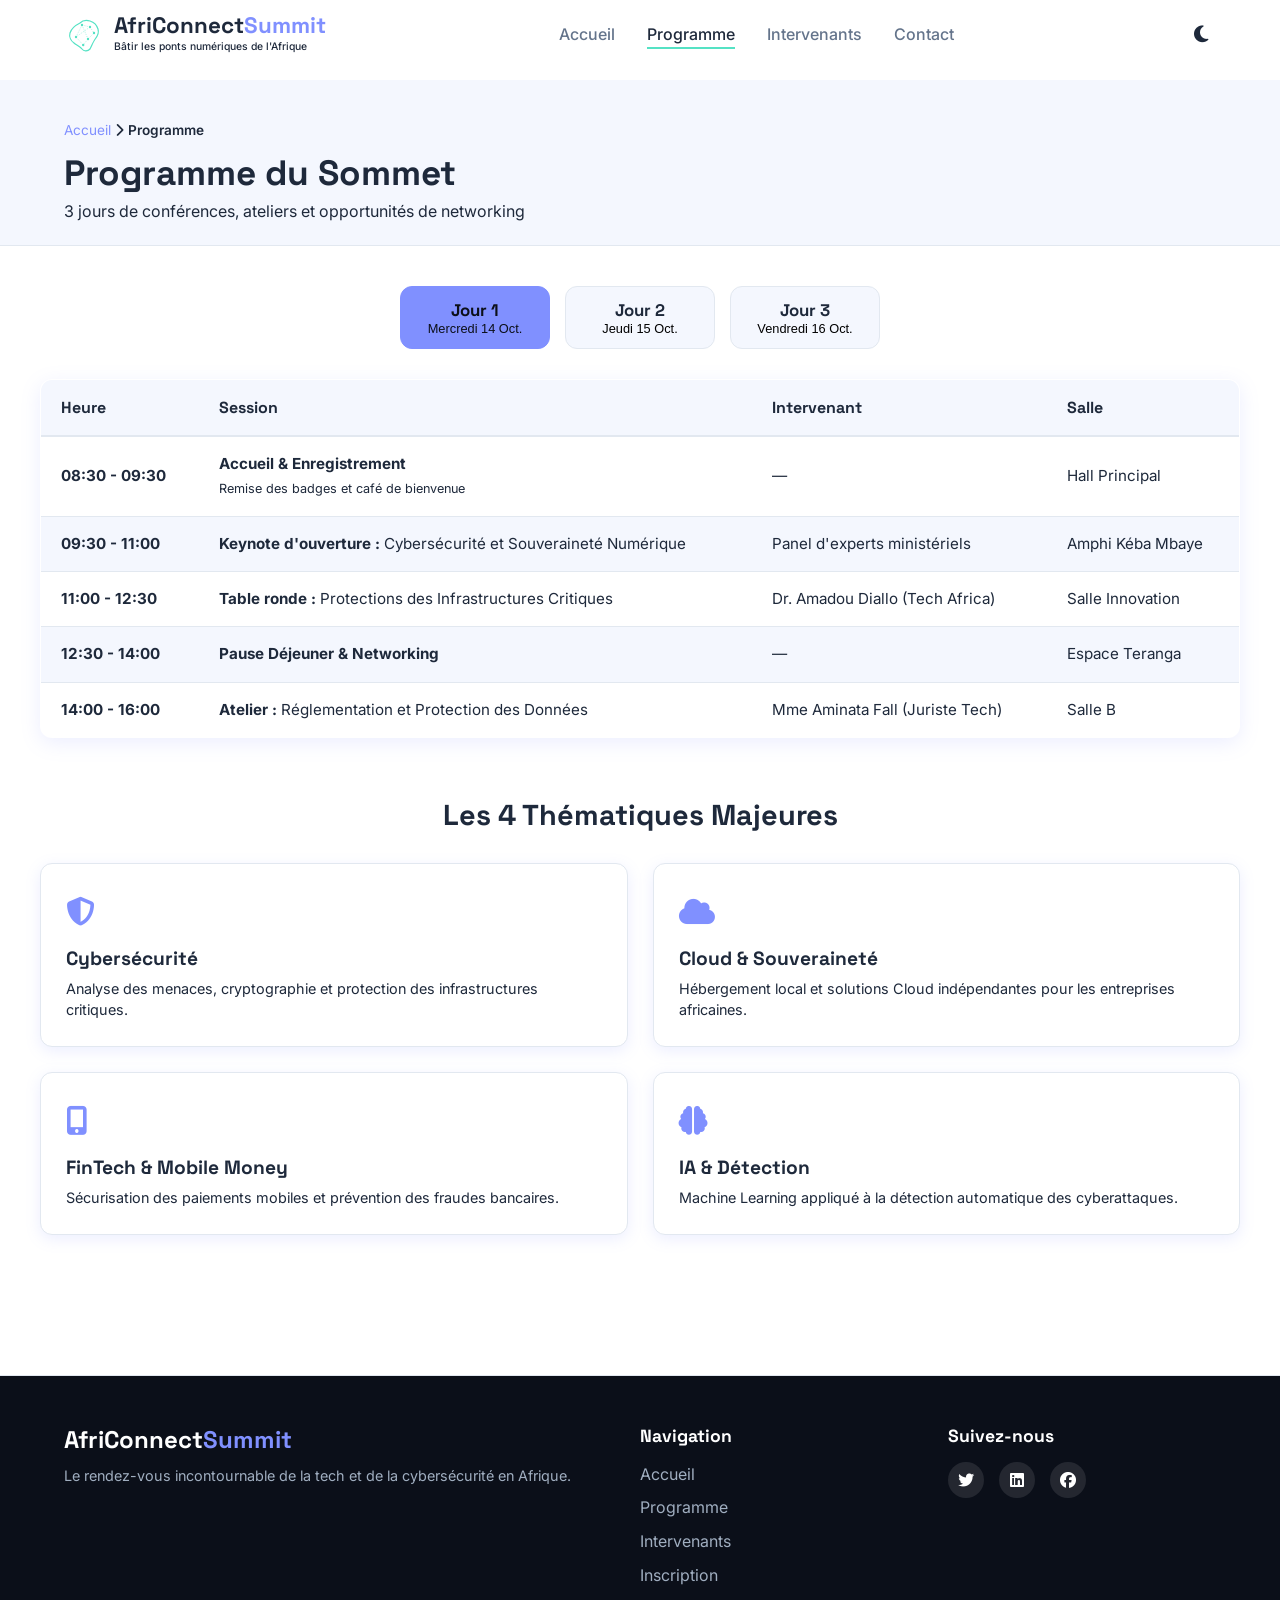
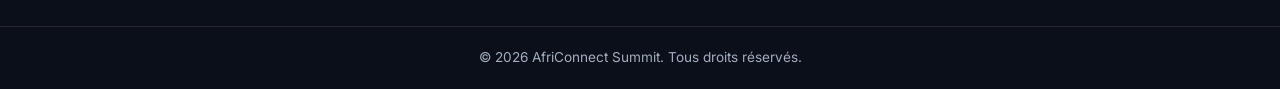
<file: programme.html>
<!DOCTYPE html>
<html lang="fr" data-theme="light">
<head>
    <meta charset="UTF-8">
    <meta name="viewport" content="width=device-width, initial-scale=1.0">
    <title>Programme - AfriConnect Summit</title>

    <!-- Google Fonts (à inclure sur TOUTES les pages) -->
    <link rel="preconnect" href="https://fonts.googleapis.com">
    <link rel="preconnect" href="https://fonts.gstatic.com" crossorigin>
    <link href="https://fonts.googleapis.com/css2?family=Inter:wght@400;500;600&family=Space+Grotesk:wght@600;700;800&display=swap" rel="stylesheet">

    <!-- Tes fichiers CSS -->
    <link rel="stylesheet" href="css/style.css">
    <link rel="stylesheet" href="https://cdnjs.cloudflare.com/ajax/libs/font-awesome/6.4.0/css/all.min.css">
</head>
</head>
<body>

    <!-- NAVBAR -->
    <header class="navbar-header">
        <nav class="container navbar">
            <a href="index.html" class="logo">
                <svg width="40" height="40" viewBox="0 0 100 100" fill="none" xmlns="http://www.w3.org/2000/svg">
                    <path d="M40 20 C45 15, 55 12, 65 15 C75 18, 82 25, 85 35 C88 45, 82 55, 78 60 C74 65, 70 75, 65 85 C60 90, 50 92, 45 85 C40 78, 30 75, 25 70 C18 65, 12 55, 15 45 C18 35, 30 25, 40 20 Z" stroke="#55E2C4" stroke-width="3" stroke-linecap="round" stroke-linejoin="round"/>
                    <circle cx="45" cy="25" r="3" fill="#55E2C4"/>
                    <circle cx="65" cy="30" r="3" fill="#55E2C4"/>
                    <circle cx="75" cy="45" r="3" fill="#55E2C4"/>
                    <circle cx="60" cy="60" r="3" fill="#55E2C4"/>
                    <circle cx="48" cy="75" r="3" fill="#55E2C4"/>
                    <circle cx="30" cy="55" r="3" fill="#55E2C4"/>
                    <path d="M45 25 L65 30 M65 30 L75 45 M75 45 L60 60 M60 60 L48 75 M48 75 L30 55 M30 55 L45 25 M45 25 L60 60 M65 30 L30 55" stroke="#55E2C4" stroke-width="1" stroke-dasharray="3 3"/>
                </svg>
                <div style="display: flex; flex-direction: column; margin-left: 10px;">
                    <span style="font-family: var(--font-title); font-size: 1.4rem; font-weight: 800; color: var(--text-primary); line-height: 1.1;">
                        AfriConnect<span style="color: var(--brand-primary);">Summit</span>
                    </span>
                    <span style="font-size: 0.65rem; color: var(--text-muted); font-weight: 500; white-space: nowrap;">
                        Bâtir les ponts numériques de l'Afrique
                    </span>
                </div>
            </a>

            <ul class="nav-links">
    <li><a href="index.html">Accueil</a></li>
    <li><a href="programme.html" class="active">Programme</a></li>
    <li><a href="intervenants.html">Intervenants</a></li>
    <li><a href="contact.html">Contact</a></li>
</ul>

            <button id="theme-toggle" class="theme-btn" aria-label="Changer de thème">
                <i class="fas fa-moon"></i>
            </button>
        </nav>
    </header>

    <main class="main-content">
        <!-- HERO INTERNE SANS FOND SOMBRE LOURD -->
        <section class="page-header">
            <div class="container">
                <nav class="breadcrumb">
                    <a href="index.html">Accueil</a> 
                    <i class="fas fa-chevron-right"></i> 
                    <span class="active">Programme</span>
                </nav>
               
                <h1 class="page-title">Programme du Sommet</h1>
                <p class="page-subtitle">3 jours de conférences, ateliers et opportunités de networking</p>
            </div>
        </section>

        <div class="container main-section">
            
            <!-- ONGLETS 3 JOURS -->
            <div class="tabs-container">
                <button class="tab-btn active" data-tab="jour1">
                    <span class="tab-name">Jour 1</span>
                    <span class="tab-sub">Mercredi 14 Oct.</span>
                </button>
                <button class="tab-btn" data-tab="jour2">
                    <span class="tab-name">Jour 2</span>
                    <span class="tab-sub">Jeudi 15 Oct.</span>
                </button>
                <button class="tab-btn" data-tab="jour3">
                    <span class="tab-name">Jour 3</span>
                    <span class="tab-sub">Vendredi 16 Oct.</span>
                </button>
            </div>

            <!-- TABLEAUX DE PLANNING -->
            <div class="tabs-content">
                
                <!-- JOUR 1 -->
                <div id="jour1" class="tab-pane active">
                    <table class="program-table">
                        <thead>
                            <tr>
                                <th>Heure</th>
                                <th>Session</th>
                                <th>Intervenant</th>
                                <th>Salle</th>
                            </tr>
                        </thead>
                        <tbody>
                            <tr>
                                <td class="time-col">08:30 - 09:30</td>
                                <td><strong>Accueil & Enregistrement</strong><br><small>Remise des badges et café de bienvenue</small></td>
                                <td>—</td>
                                <td>Hall Principal</td>
                            </tr>
                            <tr>
                                <td class="time-col">09:30 - 11:00</td>
                                <td><strong>Keynote d'ouverture :</strong> Cybersécurité et Souveraineté Numérique</td>
                                <td>Panel d'experts ministériels</td>
                                <td>Amphi Kéba Mbaye</td>
                            </tr>
                            <tr>
                                <td class="time-col">11:00 - 12:30</td>
                                <td><strong>Table ronde :</strong> Protections des Infrastructures Critiques</td>
                                <td>Dr. Amadou Diallo (Tech Africa)</td>
                                <td>Salle Innovation</td>
                            </tr>
                            <tr>
                                <td class="time-col">12:30 - 14:00</td>
                                <td><strong>Pause Déjeuner & Networking</strong></td>
                                <td>—</td>
                                <td>Espace Teranga</td>
                            </tr>
                            <tr>
                                <td class="time-col">14:00 - 16:00</td>
                                <td><strong>Atelier :</strong> Réglementation et Protection des Données</td>
                                <td>Mme Aminata Fall (Juriste Tech)</td>
                                <td>Salle B</td>
                            </tr>
                        </tbody>
                    </table>
                </div>

                <!-- JOUR 2 -->
                <div id="jour2" class="tab-pane">
                    <table class="program-table">
                        <thead>
                            <tr>
                                <th>Heure</th>
                                <th>Session</th>
                                <th>Intervenant</th>
                                <th>Salle</th>
                            </tr>
                        </thead>
                        <tbody>
                            <tr>
                                <td class="time-col">09:00 - 10:30</td>
                                <td><strong>Atelier :</strong> Pen-Testing et Hacking Éthique Pratique</td>
                                <td>Équipe CyberSec Academy</td>
                                <td>Labo Réseaux</td>
                            </tr>
                            <tr>
                                <td class="time-col">10:30 - 12:00</td>
                                <td><strong>Conférence :</strong> Sécurité des Transactions Mobile Money</td>
                                <td>M. Ousmane Diop (FinTech Sec)</td>
                                <td>Salle Innovation</td>
                            </tr>
                            <tr>
                                <td class="time-col">12:00 - 13:30</td>
                                <td><strong>Pause Déjeuner</strong></td>
                                <td>—</td>
                                <td>Espace Teranga</td>
                            </tr>
                            <tr>
                                <td class="time-col">13:30 - 15:00</td>
                                <td><strong>Keynote :</strong> Intelligence Artificielle et Détection de Menaces</td>
                                <td>Ingénieurs Cloud Partner</td>
                                <td>Amphi Kéba Mbaye</td>
                            </tr>
                            <tr>
                                <td class="time-col">15:00 - 16:30</td>
                                <td><strong>Masterclass :</strong> Cloud Sécurisé pour PME</td>
                                <td>Experts Microsoft Africa</td>
                                <td>Salle B</td>
                            </tr>
                        </tbody>
                    </table>
                </div>

                <!-- JOUR 3 -->
                <div id="jour3" class="tab-pane">
                    <table class="program-table">
                        <thead>
                            <tr>
                                <th>Heure</th>
                                <th>Session</th>
                                <th>Intervenant</th>
                                <th>Salle</th>
                            </tr>
                        </thead>
                        <tbody>
                            <tr>
                                <td class="time-col">09:30 - 11:00</td>
                                <td><strong>Hackathon :</strong> Pitches des Projets Innovants</td>
                                <td>Startups Sélectionnées</td>
                                <td>Zone Tech Hub</td>
                            </tr>
                            <tr>
                                <td class="time-col">11:00 - 12:30</td>
                                <td><strong>Conférence :</strong> Lutte contre les Rançongiciels (Ransomwares)</td>
                                <td>Équipe CERT Nationale</td>
                                <td>Salle Innovation</td>
                            </tr>
                            <tr>
                                <td class="time-col">12:30 - 14:00</td>
                                <td><strong>Pause Déjeuner</strong></td>
                                <td>—</td>
                                <td>Espace Teranga</td>
                            </tr>
                            <tr>
                                <td class="time-col">14:00 - 15:30</td>
                                <td><strong>Finale :</strong> Délibération et Remise des Prix</td>
                                <td>Membres du Jury</td>
                                <td>Zone Tech Hub</td>
                            </tr>
                            <tr>
                                <td class="time-col">15:30 - 17:00</td>
                                <td><strong>Cérémonie Officielle de Clôture</strong></td>
                                <td>Comité AfriConnect</td>
                                <td>Amphi Kéba Mbaye</td>
                            </tr>
                        </tbody>
                    </table>
                </div>

            </div>

            <!-- SECTION THÉMATIQUES 2x2 -->
            <section class="themes-section scroll-animate">
                <h2 class="section-title">Les 4 Thématiques Majeures</h2>
                <div class="themes-grid">
                    <div class="theme-card">
                        <div class="theme-icon"><i class="fas fa-shield-alt"></i></div>
                        <h3>Cybersécurité</h3>
                        <p>Analyse des menaces, cryptographie et protection des infrastructures critiques.</p>
                    </div>
                    <div class="theme-card">
                        <div class="theme-icon"><i class="fas fa-cloud"></i></div>
                        <h3>Cloud & Souveraineté</h3>
                        <p>Hébergement local et solutions Cloud indépendantes pour les entreprises africaines.</p>
                    </div>
                    <div class="theme-card">
                        <div class="theme-icon"><i class="fas fa-mobile-alt"></i></div>
                        <h3>FinTech & Mobile Money</h3>
                        <p>Sécurisation des paiements mobiles et prévention des fraudes bancaires.</p>
                    </div>
                    <div class="theme-card">
                        <div class="theme-icon"><i class="fas fa-brain"></i></div>
                        <h3>IA & Détection</h3>
                        <p>Machine Learning appliqué à la détection automatique des cyberattaques.</p>
                    </div>
                </div>
            </section>

        </div>
    </main>

    <!-- FOOTER COMPLET -->
    <footer class="site-footer">
        <div class="container footer-content">
            <div class="footer-brand">
                <h3>AfriConnect<span>Summit</span></h3>
                <p>Le rendez-vous incontournable de la tech et de la cybersécurité en Afrique.</p>
            </div>
            <div class="footer-links">
                <h4>Navigation</h4>
                <ul>
                    <li><a href="index.html">Accueil</a></li>
                    <li><a href="programme.html">Programme</a></li>
                    <li><a href="index.html#intervenants">Intervenants</a></li>
                    <li><a href="index.html#inscription">Inscription</a></li>
                </ul>
            </div>
            <div class="footer-social">
                <h4>Suivez-nous</h4>
                <div class="social-icons">
                    <a href="#"><i class="fab fa-twitter"></i></a>
                    <a href="#"><i class="fab fa-linkedin"></i></a>
                    <a href="#"><i class="fab fa-facebook"></i></a>
                </div>
            </div>
        </div>
        <div class="footer-bottom text-center">
            <p>&copy; 2026 AfriConnect Summit. Tous droits réservés.</p>
        </div>
        <button id="backToTop" class="back-to-top" aria-label="Retour en haut">
    <i class="fas fa-arrow-up"></i>
</button>
    </footer>

    

    <script src="js/main.js"></script>
</body>
</html>
</file>
<file: css/style.css>
/* ==========================================================================
   1. VARIABLES & THÈMES (Design System) - AfriConnect Summit 2026
   ========================================================================== */
:root {
    /* Polices obligatoires (Expressive pour titres, Lisible pour le corps) */
    --font-title: 'Space Grotesk', 'Montserrat', sans-serif;
    --font-body: 'Inter', 'Roboto', sans-serif;
    
    /* Espacements, Bordures & Transitions */
    --radius-sm: 4px;
    --radius-md: 8px;
    --radius-lg: 16px;
    --transition-smooth: all 0.3s ease-in-out;
    --container-width: 1200px;

    /* Palette Light Mode (Inspirée de ta palette de couleurs) */
    --bg-primary: #ffffff;
    --bg-secondary: #f4f7fe;        
    --text-primary: #1e293b;        
    --text-secondary: #64748b;      
    
    /* Nuances extraites de ton dégradé */
    --brand-primary: #8090ff;       /* Bleu-violet (gauche de la palette) */
    --brand-secondary: #63b5e5;     /* Bleu-cyan (milieu de la palette) */
    --accent-color: #55e2c4;        /* Turquoise/Menthe vif (droite de la palette) */
    --accent-hover: #40cbb1;        
    
    --border-color: #e2e8f0;
    --shadow-color: rgba(128, 144, 255, 0.15);
}

/* Configuration anticipée du Thème Sombre via l'attribut [data-theme="dark"] */
[data-theme="dark"] {
    --bg-primary: #0b0f19;          
    --bg-secondary: #151b2c;        
    --text-primary: #f8fafc;
    --text-secondary: #94a3b8;
    
    --brand-primary: #9aa7ff;       
    --brand-secondary: #7ecbf5;
    --accent-color: #50f2b0;        /* Plus lumineux en mode sombre pour le contraste */
    --accent-hover: #55e2c4;
    
    --border-color: #242f47;
    --shadow-color: rgba(0, 0, 0, 0.5);
}

/* ==========================================================================
   2. STYLES DE BASE & RESET GLOBAL
   ========================================================================== */
* {
    margin: 0;
    padding: 0;
    box-sizing: border-box;
}

html {
    scroll-behavior: smooth; /* Requis pour le bouton retour en haut fluide */
}

body {
    font-family: var(--font-body);
    background-color: var(--bg-primary);
    color: var(--text-primary);
    line-height: 1.6;
    transition: var(--transition-smooth); /* Permet une transition fluide lors du switch de thème */
    overflow-x: hidden;
}

h1, h2, h3, h4 {
    font-family: var(--font-title);
    font-weight: 700;
    line-height: 1.2;
}

a {
    text-decoration: none;
    color: inherit;
    transition: var(--transition-smooth);
}

ul {
    list-style: none;
}

img {
    max-width: 100%;
    display: block;
}

/* Conteneur global centré */
.container {
    width: 100%;
    max-width: var(--container-width);
    margin: 0 auto;
    padding: 0 1.5rem;
}

/* ==========================================================================
   3. COMPOSANTS DE BOUTONS INTERACTIFS (Avec transitions)
   ========================================================================== */
.btn {
    display: inline-flex;
    align-items: center;
    gap: 0.5rem;
    padding: 0.8rem 1.8rem;
    border-radius: var(--radius-md);
    font-family: var(--font-title);
    font-weight: 600;
    cursor: pointer;
    transition: var(--transition-smooth);
    border: none;
}

.btn-primary {
    background-color: var(--accent-color);
    color: #0b0f19; /* Évite le texte blanc sur fond menthe trop clair */
}

.btn-primary:hover {
    background-color: var(--accent-hover);
    transform: translateY(-2px); /* Effet d'élévation moderne au survol */
}

.btn-secondary {
    background-color: transparent;
    border: 2px solid var(--brand-primary);
    color: var(--text-primary);
}

.btn-secondary:hover {
    background-color: var(--brand-primary);
    color: #ffffff;
    transform: translateY(-2px);
}
/* ==========================================================================
   4. NAVIGATION (NAVBAR), HERO & COMPTE À REBOURS
   ========================================================================== */
header, .navbar-header {
    position: fixed;
    top: 0;
    left: 0;
    width: 100%;
    z-index: 1000;
    background-color: transparent; /* Transparente par défaut tout en haut */
    transition: var(--transition-smooth);
    border-bottom: 1px solid transparent;
}

/* Quand on défile, on applique le flou et un fond semi-transparent */
header.scrolled, .navbar-header.scrolled {
    background-color: rgba(11, 15, 25, 0.7); /* Fond sombre mais transparent (ajuste selon ton thème) */
    backdrop-filter: blur(10px); /* Effet flouté moderne */
    -webkit-backdrop-filter: blur(10px); /* Version pour Safari */
    border-bottom: 1px solid var(--border-color);
    box-shadow: 0 4px 20px var(--shadow-color);
}

.navbar {
    display: flex;
    justify-content: space-between;
    align-items: center;
    height: 70px;
}

.logo {
    display: flex;
    align-items: center;
    text-decoration: none;
    transition: var(--transition-smooth);
}

.logo:hover {
    opacity: 0.9;
}

.nav-links {
    display: flex;
    gap: 2rem;
}

.nav-links a {
    font-weight: 500;
    color: var(--text-secondary);
    position: relative;
}

.nav-links a:hover, .nav-links a.active {
    color: var(--text-primary);
}

.nav-links a::after {
    content: '';
    position: absolute;
    bottom: -5px;
    left: 0;
    width: 0;
    height: 2px;
    background-color: var(--accent-color);
    transition: var(--transition-smooth);
}

.nav-links a:hover::after, .nav-links a.active::after {
    width: 100%;
}

.nav-actions {
    display: flex;
    align-items: center;
    gap: 1rem;
}

#theme-toggle, .hamburger {
    background: transparent;
    border: none;
    color: var(--text-primary);
    font-size: 1.2rem;
    cursor: pointer;
    padding: 0.5rem;
    transition: var(--transition-smooth);
}

.hamburger {
    display: none; /* Masqué sur PC */
}

/* --- Section Hero & Countdown --- */
.hero-section {
    min-height: 100vh;
    display: flex;
    align-items: center;
    background: radial-gradient(circle at 80% 20%, var(--shadow-color), transparent 45%), var(--bg-secondary);
    padding-top: 100px;
}

.hero-content {
    text-align: center;
    max-width: 800px;
}

.hero-content h1 {
    font-size: clamp(2.2rem, 5vw, 3.8rem);
    margin-bottom: 1.5rem;
}

.hero-subtitle {
    display: flex;
    justify-content: center;
    gap: 2rem;
    margin-bottom: 2.5rem;
    color: var(--text-secondary);
    font-size: 1.1rem;
}

.hero-buttons {
    display: flex;
    justify-content: center;
    gap: 1rem;
    margin-bottom: 4rem;
}

.countdown-container {
    display: flex;
    justify-content: center;
    gap: 1.5rem;
    flex-wrap: wrap;
}

.countdown-item {
    background: var(--bg-primary);
    border: 1px solid var(--border-color);
    padding: 1.5rem;
    border-radius: var(--radius-lg);
    min-width: 100px;
    box-shadow: 0 10px 30px var(--shadow-color);
}

.countdown-item span {
    font-family: var(--font-title);
    font-size: 2.5rem;
    font-weight: 700;
    color: var(--brand-primary);
    display: block;
}

/* ==========================================================================
   5. GRILLES ET SECTIONS RESPONSIVES (Grid & Flexbox)
   ========================================================================== */
.section-padding {
    padding: 6rem 0;
}

.section-title {
    text-align: center;
    font-size: 2rem;
    margin-bottom: 3.5rem;
    position: relative;
}



/* --- Pourquoi Participer (Flexbox standard) --- */
.why-flex {
    display: flex;
    gap: 2rem;
    justify-content: space-between;
}

.why-card {
    flex: 1;
    background: var(--bg-primary);
    border: 1px solid var(--border-color);
    padding: 2.5rem;
    border-radius: var(--radius-md);
    transition: var(--transition-smooth);
}

.why-card:hover {
    transform: translateY(-5px);
    box-shadow: 0 15px 35px var(--shadow-color);
}

.why-icon {
    font-size: 2.5rem;
    color: var(--accent-color);
    margin-bottom: 1.5rem;
}

/* --- Sponsors & Footer --- */
.sponsors-flex {
    display: flex;
    justify-content: center;
    gap: 3rem;
    align-items: center;
    flex-wrap: wrap;
}

.sponsor-logo img {
    max-height: 200px; /* Augmente la taille pour que ce soit bien visible */
    width: auto;
    object-fit: contain;
    opacity: 0.9;
    transition: var(--transition-smooth);
}

.sponsor-logo img:hover {
    opacity: 1;
    transform: scale(1.05); /* Petit effet de zoom élégant au survol */
}

.sponsor-logo img:hover {
    filter: grayscale(0);
    opacity: 1;
}

.main-footer {
    background: var(--bg-secondary);
    padding: 4rem 0 2rem;
    border-top: 1px solid var(--border-color);
}

.footer-content {
    display: flex;
    justify-content: space-between;
    gap: 3rem;
    flex-wrap: wrap;
    margin-bottom: 3rem;
}

.footer-col {
    flex: 1;
    min-width: 200px;
}

.footer-bottom {
    text-align: center;
    padding-top: 2rem;
    border-top: 1px solid var(--border-color);
    color: var(--text-secondary);
}

/* Bouton Retour en haut */
#scroll-top {
    position: fixed;
    bottom: 30px;
    right: 30px;
    background: var(--accent-color);
    color: #0b0f19;
    border: none;
    width: 45px;
    height: 45px;
    border-radius: 50%;
    cursor: pointer;
    display: flex;
    align-items: center;
    justify-content: center;
    box-shadow: 0 5px 15px rgba(0,0,0,0.2);
    opacity: 0;
    visibility: hidden;
    transition: var(--transition-smooth);
    z-index: 999;
}

#scroll-top.show {
    opacity: 1;
    visibility: visible;
}

/* ==========================================================================
   6. RESPONSIVE MEDIA QUERIES (Mobile First / Adaptation)
   ========================================================================== */
@media (max-width: 768px) {
    .hamburger {
        display: block;
    }
    
    .nav-links {
        position: fixed;
        top: 70px;
        right: -100%;
        width: 80%;
        height: calc(100vh - 70px);
        background: var(--bg-primary);
        flex-direction: column;
        padding: 3rem;
        transition: var(--transition-smooth);
        border-left: 1px solid var(--border-color);
    }
    
    .nav-links.active {
        right: 0;
    }
    
    .why-flex {
        flex-direction: column;
    }
    
    .hero-subtitle {
        flex-direction: column;
        gap: 0.5rem;
    }
}
/* ==========================================
   SECTION SPONSORS (OR, ARGENT, BRONZE)
   ========================================== */
.sponsors-section {
    padding: 80px 0;
    background-color: var(--bg-secondary);
    text-align: center;
}

.sponsors-tier {
    margin-bottom: 60px;
}

.sponsors-tier h3 {
    font-family: var(--font-title);
    font-size: 1.2rem;
    color: var(--text-muted);
    text-transform: uppercase;
    letter-spacing: 2px;
    margin-bottom: 30px;
    position: relative;
    display: inline-block;
}

/* Petit trait décoratif sous le titre de chaque niveau */
.sponsors-tier h3::after {
    content: '';
    position: absolute;
    bottom: -8px;
    left: 25%;
    width: 50%;
    height: 2px;
    background: linear-gradient(90deg, transparent, var(--brand-primary), transparent);
}

/* Grille flexible pour aligner les logos proprement */
.sponsors-grid {
    display: flex;
    flex-wrap: wrap;
    justify-content: center;
    align-items: center;
    gap: 40px;
    max-width: 1000px;
    margin: 0 auto;
}

/* Style de base d'un conteneur de logo */
.sponsor-card {
    background-color: var(--bg-primary);
    border: 1px solid var(--border-color);
    border-radius: 12px;
    display: flex;
    justify-content: center;
    align-items: center;
    transition: var(--transition-smooth);
    padding: 20px;
    box-shadow: 0 4px 10px var(--shadow-color);
}

.sponsor-card img {
    width: 100%;
    height: 100%;
    object-fit: contain;
    transition: var(--transition-smooth);
}

/* On applique l'opacité légère de base pour un effet homogène */
.sponsor-card {
    opacity: 0.85;
}

.sponsor-card:hover {
    opacity: 1;
    transform: translateY(-5px);
    border-color: var(--brand-primary);
    box-shadow: 0 8px 25px rgba(85, 226, 196, 0.15);
}

/* Au survol, le logo retrouve ses vraies couleurs d'origine */
.sponsor-card:hover img {
    filter: grayscale(0%);
    opacity: 1;
}

/* ==========================================
   🎯 DIFFÉRENCIATION VISUELLE DES TAILLES
   ========================================== */

/* 1. Niveau Or : Très grands et imposants */
.tier-gold .sponsor-card {
    width: 260px;
    height: 130px;
}

/* 2. Niveau Argent : Taille moyenne standard */
.tier-silver .sponsor-card {
    width: 200px;
    height: 100px;
}

/* 3. Niveau Bronze : Plus discrets et compacts */
.tier-bronze .sponsor-card {
    width: 160px;
    height: 80px;
}

/* Responsive mobile : on réduit les tailles pour que ça tienne sur les petits écrans */
@media (max-width: 768px) {
    .sponsors-grid {
        gap: 20px;
    }
    .tier-gold .sponsor-card { width: 180px; height: 100px; }
    .tier-silver .sponsor-card { width: 150px; height: 80px; }
    .tier-bronze .sponsor-card { width: 120px; height: 65px; }
}
/* ==========================================
   SECTION CHIFFRES CLÉS (CSS GRID)
   ========================================== */
.stats-section {
    padding: 80px 0;
    background: linear-gradient(135deg, var(--bg-primary), var(--bg-secondary));
    position: relative;
    overflow: hidden;
}

/* Grille responsive demandée par le sujet */
.stats-grid {
    display: grid;
    grid-template-columns: repeat(auto-fit, minmax(220px, 1fr));
    gap: 30px;
    max-width: 1100px;
    margin: 0 auto;
}

.stat-card {
    background-color: var(--bg-primary);
    border: 1px solid var(--border-color);
    padding: 40px 30px;
    border-radius: 16px;
    text-align: center;
    transition: var(--transition-smooth);
    box-shadow: 0 10px 30px var(--shadow-color);
}

.stat-card:hover {
    transform: translateY(-8px);
    border-color: var(--brand-primary);
    box-shadow: 0 15px 35px rgba(85, 226, 196, 0.15);
}

.stat-icon {
    font-size: 2.5rem;
    color: var(--brand-primary);
    margin-bottom: 20px;
}

.stat-number {
    font-family: var(--font-title);
    font-size: 3rem;
    font-weight: 800;
    color: var(--text-primary);
    margin-bottom: 10px;
    line-height: 1;
}

.stat-label {
    font-size: 1rem;
    color: var(--text-muted);
    font-weight: 500;
}
/* ==========================================
   PAGE PROGRAMME : ONGLETS ET TABLEAUX
   ========================================== */

/* Conteneur des boutons d'onglets */
.tabs-container {
    display: flex;
    justify-content: center;
    gap: 15px;
    margin-bottom: 40px;
}

.tab-btn {
    background-color: var(--bg-secondary);
    border: 1px solid var(--border-color);
    padding: 15px 30px;
    border-radius: 12px;
    cursor: pointer;
    display: flex;
    flex-direction: column;
    align-items: center;
    transition: var(--transition-smooth);
    min-width: 180px;
}

.tab-btn .tab-title {
    font-family: var(--font-title);
    font-size: 1.1rem;
    font-weight: 700;
    color: var(--text-primary);
}

.tab-btn .tab-date {
    font-size: 0.85rem;
    color: var(--text-muted);
    margin-top: 5px;
}

/* Style de l'onglet actif */
.tab-btn.active, .tab-btn:hover {
    background-color: var(--brand-primary);
    border-color: var(--brand-primary);
}

.tab-btn.active .tab-title, .tab-btn.active .tab-date {
    color: #ffffff; /* Le texte passe en blanc sur bouton de couleur */
}

/* Gestion de l'affichage du contenu des onglets */
.tab-content {
    display: none; /* Masqué par défaut */
    animation: fadeIn 0.4s ease-in-out;
}

.tab-content.active {
    display: block; /* Visible uniquement si actif */
}

/* 📊 Style des tableaux de planning */
.program-table {
    width: 100%;
    border-collapse: collapse;
    background-color: var(--bg-primary);
    border: 1px solid var(--border-color);
    border-radius: 16px;
    overflow: hidden;
    box-shadow: 0 10px 30px var(--shadow-color);
}

.program-table th {
    background-color: var(--bg-secondary);
    color: var(--text-primary);
    font-family: var(--font-title);
    font-weight: 700;
    text-align: left;
    padding: 20px;
    border-bottom: 2px solid var(--border-color);
}

.program-table td {
    padding: 20px;
    border-bottom: 1px solid var(--border-color);
    color: var(--text-primary);
    font-size: 0.95rem;
}

.program-table tr:last-child td {
    border-bottom: none;
}

.program-table tr:hover {
    background-color: rgba(85, 226, 196, 0.03); /* Léger survol sur la ligne */
}

.time-col {
    font-weight: 700;
    color: var(--brand-primary);
    white-space: nowrap;
}

.event-title {
    font-weight: 500;
}

/* Animation fluide de transition */
@keyframes fadeIn {
    from { opacity: 0; transform: translateY(10px); }
    to { opacity: 1; transform: translateY(0); }
}

/* Responsive mobile */
@media (max-width: 768px) {
    .tabs-container { flex-direction: column; }
    .tab-btn { width: 100%; }
    .program-table th, .program-table td { padding: 12px; font-size: 0.85rem; }
}
/* ==========================================
   PAGE PROGRAMME - DESIGN HARMONIEUX
   ========================================== */

.main-content {
    margin-top: 80px;
}

.page-header {
    padding: 40px 0 20px;
    background-color: var(--bg-secondary);
    border-bottom: 1px solid var(--border-color);
}

.breadcrumb {
    font-size: 0.85rem;
    color: var(--text-muted);
    margin-bottom: 10px;
}

.breadcrumb a {
    color: var(--brand-primary);
    text-decoration: none;
}

.breadcrumb .active {
    color: var(--text-primary);
    font-weight: 600;
}

.page-title {
    font-family: var(--font-title);
    font-size: 2.2rem;
    color: var(--text-primary);
    margin-bottom: 5px;
}

.page-subtitle {
    color: var(--text-muted);
    font-size: 1rem;
}

.main-section {
    padding: 40px 0 80px;
}

/* Onglets */
.tabs-container {
    display: flex;
    justify-content: center;
    gap: 15px;
    margin-bottom: 30px;
}

.tab-btn {
    background-color: var(--bg-secondary);
    border: 1px solid var(--border-color);
    padding: 12px 25px;
    border-radius: 12px;
    cursor: pointer;
    display: flex;
    flex-direction: column;
    align-items: center;
    transition: var(--transition-smooth);
    min-width: 150px;
}

.tab-btn .tab-name {
    font-family: var(--font-title);
    font-weight: 700;
    font-size: 1.05rem;
    color: var(--text-primary);
}

.tab-btn .tab-sub {
    font-size: 0.8rem;
    color: var(--text-muted);
}

.tab-btn.active, .tab-btn:hover {
    background-color: var(--brand-primary);
    border-color: var(--brand-primary);
}

.tab-btn.active .tab-name, 
.tab-btn.active .tab-sub {
    color: #0b0f19 !important;
}

.tab-pane {
    display: none;
}

.tab-pane.active {
    display: block;
    animation: fadeIn 0.4s ease;
}

/* Tableau */
.program-table {
    width: 100%;
    border-collapse: collapse;
    background-color: var(--bg-primary);
    border: 1px solid var(--border-color);
    border-radius: 12px;
    overflow: hidden;
    box-shadow: 0 5px 20px var(--shadow-color);
}

.program-table th {
    background-color: var(--bg-secondary);
    color: var(--text-primary);
    text-align: left;
    padding: 15px 20px;
    font-family: var(--font-title);
    border-bottom: 2px solid var(--border-color);
}

.program-table td {
    padding: 15px 20px;
    border-bottom: 1px solid var(--border-color);
    color: var(--text-primary);
    font-size: 0.95rem;
}

.program-table tbody tr:nth-child(even) {
    background-color: var(--bg-secondary);
}

.time-col {
    font-weight: 700;
    color: var(--brand-primary);
    white-space: nowrap;
}

/* Thématiques 2x2 */
.themes-section {
    margin-top: 60px;
}

.themes-section .section-title {
    text-align: center;
    font-family: var(--font-title);
    font-size: 1.8rem;
    margin-bottom: 30px;
    color: var(--text-primary);
}

.themes-grid {
    display: grid;
    grid-template-columns: repeat(2, 1fr);
    gap: 25px;
}

.theme-card {
    background-color: var(--bg-primary);
    border: 1px solid var(--border-color);
    border-radius: 12px;
    padding: 25px;
    transition: var(--transition-smooth);
    box-shadow: 0 4px 15px var(--shadow-color);
}

.theme-card:hover {
    transform: translateY(-5px);
    border-color: var(--brand-primary);
}

.theme-icon {
    font-size: 1.8rem;
    color: var(--brand-primary);
    margin-bottom: 12px;
}

.theme-card h3 {
    font-family: var(--font-title);
    font-size: 1.2rem;
    color: var(--text-primary);
    margin-bottom: 8px;
}

.theme-card p {
    color: var(--text-muted);
    font-size: 0.9rem;
    line-height: 1.5;
}

/* FOOTER */
.site-footer {
    background-color: #0b0f19;
    color: #ffffff;
    padding: 50px 0 20px;
    margin-top: 60px;
    border-top: 1px solid var(--border-color);
}

.footer-content {
    display: grid;
    grid-template-columns: 2fr 1fr 1fr;
    gap: 40px;
    margin-bottom: 30px;
}

.footer-brand h3 {
    font-family: var(--font-title);
    font-size: 1.5rem;
    margin-bottom: 10px;
}

.footer-brand h3 span {
    color: var(--brand-primary);
}

.footer-brand p {
    color: #a0aec0;
    font-size: 0.9rem;
}

.footer-links h4, .footer-social h4 {
    font-family: var(--font-title);
    font-size: 1.1rem;
    margin-bottom: 15px;
    color: #ffffff;
}

.footer-links ul {
    list-style: none;
    padding: 0;
}

.footer-links li {
    margin-bottom: 8px;
}

.footer-links a {
    color: #a0aec0;
    text-decoration: none;
    transition: var(--transition-smooth);
}

.footer-links a:hover {
    color: var(--brand-primary);
}

.social-icons {
    display: flex;
    gap: 15px;
}

.social-icons a {
    color: #ffffff;
    background: rgba(255, 255, 255, 0.1);
    width: 36px;
    height: 36px;
    border-radius: 50%;
    display: flex;
    align-items: center;
    justify-content: center;
    transition: var(--transition-smooth);
}

.social-icons a:hover {
    background: var(--brand-primary);
    color: #0b0f19;
}

.footer-bottom {
    border-top: 1px solid rgba(255, 255, 255, 0.1);
    padding-top: 20px;
    color: #a0aec0;
    font-size: 0.85rem;
}

@media (max-width: 768px) {
    .themes-grid { grid-template-columns: 1fr; }
    .footer-content { grid-template-columns: 1fr; gap: 25px; }
    .tabs-container { flex-direction: column; }
}
.page-title {
    font-family: var(--font-title), 'Space Grotesk', sans-serif !important;
    font-weight: 700;
}
/* --- FILTRAGE INTERVENANTS --- */
.filter-container {
    display: flex;
    justify-content: center;
    flex-wrap: wrap;
    gap: 12px;
    margin-bottom: 40px;
}

.filter-btn {
    padding: 10px 20px;
    border: 1px solid var(--border-color);
    border-radius: 25px;
    background: var(--bg-secondary);
    color: var(--text-primary);
    font-weight: 500;
    cursor: pointer;
    transition: all 0.3s ease;
}

.filter-btn.active, .filter-btn:hover {
    background: var(--brand-primary, #63b5e5);
    color: #fff;
    border-color: var(--brand-primary, #63b5e5);
}

/* GRILLE RESPONSIVE 3x3 */
.speakers-grid {
    display: grid;
    grid-template-columns: repeat(auto-fill, minmax(280px, 1fr));
    gap: 25px;
    margin-bottom: 60px;
}

.speaker-card {
    background: var(--bg-secondary);
    border: 1px solid var(--border-color);
    border-radius: 12px;
    padding: 25px;
    text-align: center;
    transition: transform 0.3s ease, opacity 0.3s ease;
}

.speaker-card.hide {
    display: none;
}

.speaker-card:hover {
    transform: translateY(-5px);
}

.speaker-img {
    width: 80px;
    height: 80px;
    margin: 0 auto 15px;
    border-radius: 50%;
    background: var(--bg-primary);
    display: flex;
    align-items: center;
    justify-content: center;
    font-size: 2rem;
    color: var(--brand-primary, #63b5e5);
}

.speaker-badge {
    display: inline-block;
    padding: 4px 12px;
    border-radius: 15px;
    font-size: 0.75rem;
    font-weight: 600;
    background: rgba(99, 181, 229, 0.15);
    color: var(--brand-primary, #63b5e5);
    margin-bottom: 10px;
}

.speaker-info h3 {
    font-size: 1.2rem;
    margin-bottom: 5px;
    color: var(--text-primary);
}

.speaker-role {
    font-size: 0.9rem;
    color: var(--text-muted);
}
/* Style par défaut de la navbar */
.navbar-header {
    position: fixed;
    top: 0;
    left: 0;
    width: 100%;
    z-index: 1000;
    background-color: transparent;
    transition: background-color 0.3s ease, box-shadow 0.3s ease;
}

/* Style quand on défile la page */
.navbar-header.scrolled {
    background-color: var(--bg-primary, #ffffff);
    box-shadow: 0 4px 15px rgba(0, 0, 0, 0.08);
}

[data-theme="dark"] .navbar-header.scrolled {
    background-color: #0d1117;
    box-shadow: 0 4px 15px rgba(0, 0, 0, 0.4);
}
/* --- PAGE CONTACT & FAQ --- */
.contact-wrapper {
    display: flex;
    flex-wrap: wrap;
    gap: 30px;
    margin-bottom: 60px;
}

.contact-form-card, .faq-card {
    flex: 1 1 450px;
    background: var(--bg-secondary);
    border: 1px solid var(--border-color);
    border-radius: 12px;
    padding: 30px;
}

.contact-form-card h2, .faq-card h2 {
    font-size: 1.5rem;
    margin-bottom: 20px;
    color: var(--text-primary);
}

/* FORMULAIRE FLEXBOX */
#contact-form {
    display: flex;
    flex-direction: column;
    gap: 18px;
}

.form-group {
    display: flex;
    flex-direction: column;
    gap: 6px;
}

.form-group label {
    font-size: 0.9rem;
    font-weight: 600;
    color: var(--text-primary);
}

.form-group .required {
    color: #e63946;
}

.form-group input, 
.form-group select, 
.form-group textarea {
    width: 100%;
    padding: 12px 14px;
    border: 1px solid var(--border-color);
    border-radius: 8px;
    background: var(--bg-primary);
    color: var(--text-primary);
    font-size: 0.95rem;
    transition: border-color 0.3s, box-shadow 0.3s;
}

.form-group input:focus, 
.form-group select:focus, 
.form-group textarea:focus {
    outline: none;
    border-color: var(--brand-primary, #63b5e5);
    box-shadow: 0 0 0 3px rgba(99, 181, 229, 0.2);
}

/* ERREURS ET ALERTES VISUELLES */
.form-group.error input,
.form-group.error select,
.form-group.error textarea {
    border-color: #e63946 !important;
    background-color: rgba(230, 57, 70, 0.04);
}

.form-group.success input,
.form-group.success select,
.form-group.success textarea {
    border-color: #2a9d8f !important;
}

.error-msg {
    display: none;
    font-size: 0.8rem;
    color: #e63946;
    margin-top: 2px;
}

.form-group.error .error-msg {
    display: block;
}

.submit-btn {
    padding: 14px;
    background: var(--brand-primary, #63b5e5);
    color: #fff;
    border: none;
    border-radius: 8px;
    font-weight: 600;
    font-size: 1rem;
    cursor: pointer;
    transition: background 0.3s ease;
}

.submit-btn:hover {
    opacity: 0.9;
}

.success-alert {
    display: none;
    padding: 12px 15px;
    background: #d4edda;
    color: #155724;
    border: 1px solid #c3e6cb;
    border-radius: 8px;
    font-size: 0.9rem;
    margin-top: 10px;
}

/* FAQ PUR CSS (ACCORDÉON SANS JS) */
.faq-accordion {
    display: flex;
    flex-direction: column;
    gap: 12px;
}

.faq-item {
    border: 1px solid var(--border-color);
    border-radius: 8px;
    background: var(--bg-primary);
    overflow: hidden;
    transition: border-color 0.3s ease;
}

.faq-item[open] {
    border-color: var(--brand-primary, #63b5e5);
}

.faq-question {
    padding: 16px;
    font-weight: 600;
    cursor: pointer;
    display: flex;
    justify-content: space-between;
    align-items: center;
    list-style: none; /* Cache la flèche HTML par défaut */
    color: var(--text-primary);
}

.faq-question::-webkit-details-marker {
    display: none; /* Cache la flèche sous Chrome/Safari */
}

.faq-icon {
    font-size: 0.85rem;
    transition: transform 0.3s ease;
    color: var(--brand-primary, #63b5e5);
}

.faq-item[open] .faq-icon {
    transform: rotate(180deg);
}

.faq-answer {
    padding: 0 16px 16px 16px;
    font-size: 0.9rem;
    color: var(--text-muted);
    line-height: 1.5;
}
/* Container de la section Carte */
.map-container, 
.map-section iframe {
    max-width: 800px; /* Limite la largeur au lieu de prendre 100% de l'écran */
    height: 250px !important; /* Réduit la hauteur de la carte (ex: 250px au lieu de 400px ou 450px) */
    margin: 0 auto; /* Centre la carte horizontalement */
    border-radius: 12px; /* Arrondit légèrement les coins */
    overflow: hidden;
}

/* Espacement du titre 'Nous localiser' */
.map-section h2, 
.location-title {
    font-size: 1.3rem;
    margin-bottom: 15px;
}
/* Navbar fixe et changement au scroll */
.navbar-header {
    position: fixed;
    top: 0;
    left: 0;
    width: 100%;
    z-index: 1000;
    transition: background-color 0.3s ease, box-shadow 0.3s ease;
}

.navbar-header.scrolled {
    background-color: var(--bg-primary, #ffffff);
    box-shadow: 0 4px 20px rgba(0, 0, 0, 0.1);
}

[data-theme="dark"] .navbar-header.scrolled {
    background-color: #0b0f19;
    box-shadow: 0 4px 20px rgba(0, 0, 0, 0.5);
}

/* Bouton Retour en Haut */
#back-to-top {
    position: fixed;
    bottom: 30px;
    right: 30px;
    width: 45px;
    height: 45px;
    border-radius: 50%;
    background-color: var(--brand-primary, #63b5e5);
    color: #ffffff;
    border: none;
    cursor: pointer;
    display: flex;
    align-items: center;
    justify-content: center;
    font-size: 1.1rem;
    box-shadow: 0 4px 10px rgba(0, 0, 0, 0.2);
    opacity: 0;
    visibility: hidden;
    transition: opacity 0.3s ease, visibility 0.3s ease, transform 0.2s ease;
    z-index: 999;
}

#back-to-top.show {
    opacity: 1;
    visibility: visible;
}

#back-to-top:hover {
    transform: translateY(-5px);
}
/* 1. La grille principale des intervenants */
.speakers-grid {
    display: grid !important;
    /* Force 3 colonnes de taille égale sur grand écran */
    grid-template-columns: repeat(3, 1fr) !important; 
    gap: 25px !important;
    width: 100% !important;
    max-width: 1200px !important;
    margin: 30px auto !important;
    padding: 0 15px !important;
    box-sizing: border-box !important;
}

/* 2. Les cartes d'intervenants */
.speaker-card {
    width: 100% !important; /* Remplit sa colonne dans la grille */
    max-width: none !important; /* Annule toute restriction de largeur fixe */
    background-color: var(--bg-secondary, #ffffff);
    border: 1px solid var(--border-color, #e5e7eb);
    border-radius: 12px;
    padding: 25px 20px;
    text-align: center;
    box-sizing: border-box !important;
}

/* 3. Adaptabilité sur mobile et tablette */
@media (max-width: 992px) {
    .speakers-grid {
        grid-template-columns: repeat(2, 1fr) !important; /* 2 colonnes sur tablette */
    }
}

@media (max-width: 600px) {
    .speakers-grid {
        grid-template-columns: 1fr !important; /* 1 colonne sur smartphone */
    }
}
/* Taille augmentée des photos des intervenants */
.speaker-img {
    width: 130px !important;  /* Précédemment 80px ou 100px */
    height: 130px !important; /* Précédemment 80px ou 100px */
    margin: 0 auto 18px auto; /* Centre la photo avec un espace en dessous */
    border-radius: 50%;       /* Conserve la forme circulaire */
    overflow: hidden;         /* Coupe tout ce qui dépasse du cercle */
    border: 3px solid var(--brand-primary, #63b5e5); /* Bordure élégante autour de l'image */
    box-shadow: 0 4px 10px rgba(0, 0, 0, 0.1);       /* Légère ombre portée */
}

/* Ajustement de l'image à l'intérieur */
.speaker-img img {
    width: 100%;
    height: 100%;
    object-fit: cover; /* Assure que la photo ne soit ni étirée ni déformée */
}
.back-to-top {
    position: fixed;
    bottom: 30px;
    right: 30px;
    width: 45px;
    height: 45px;
    background-color: var(--brand-primary, #63b5e5);
    color: #fff;
    border: none;
    border-radius: 50%;
    cursor: pointer;
    display: none; /* Masqué par défaut */
    align-items: center;
    justify-content: center;
    font-size: 1.2rem;
    box-shadow: 0 4px 10px rgba(0,0,0,0.2);
    transition: all 0.3s ease;
    z-index: 1000;
}

.back-to-top:hover {
    transform: translateY(-5px);
    background-color: #4092c4;
}

.back-to-top.show {
    display: flex !important; /* Affiché quand on scroll */
}
</file>
